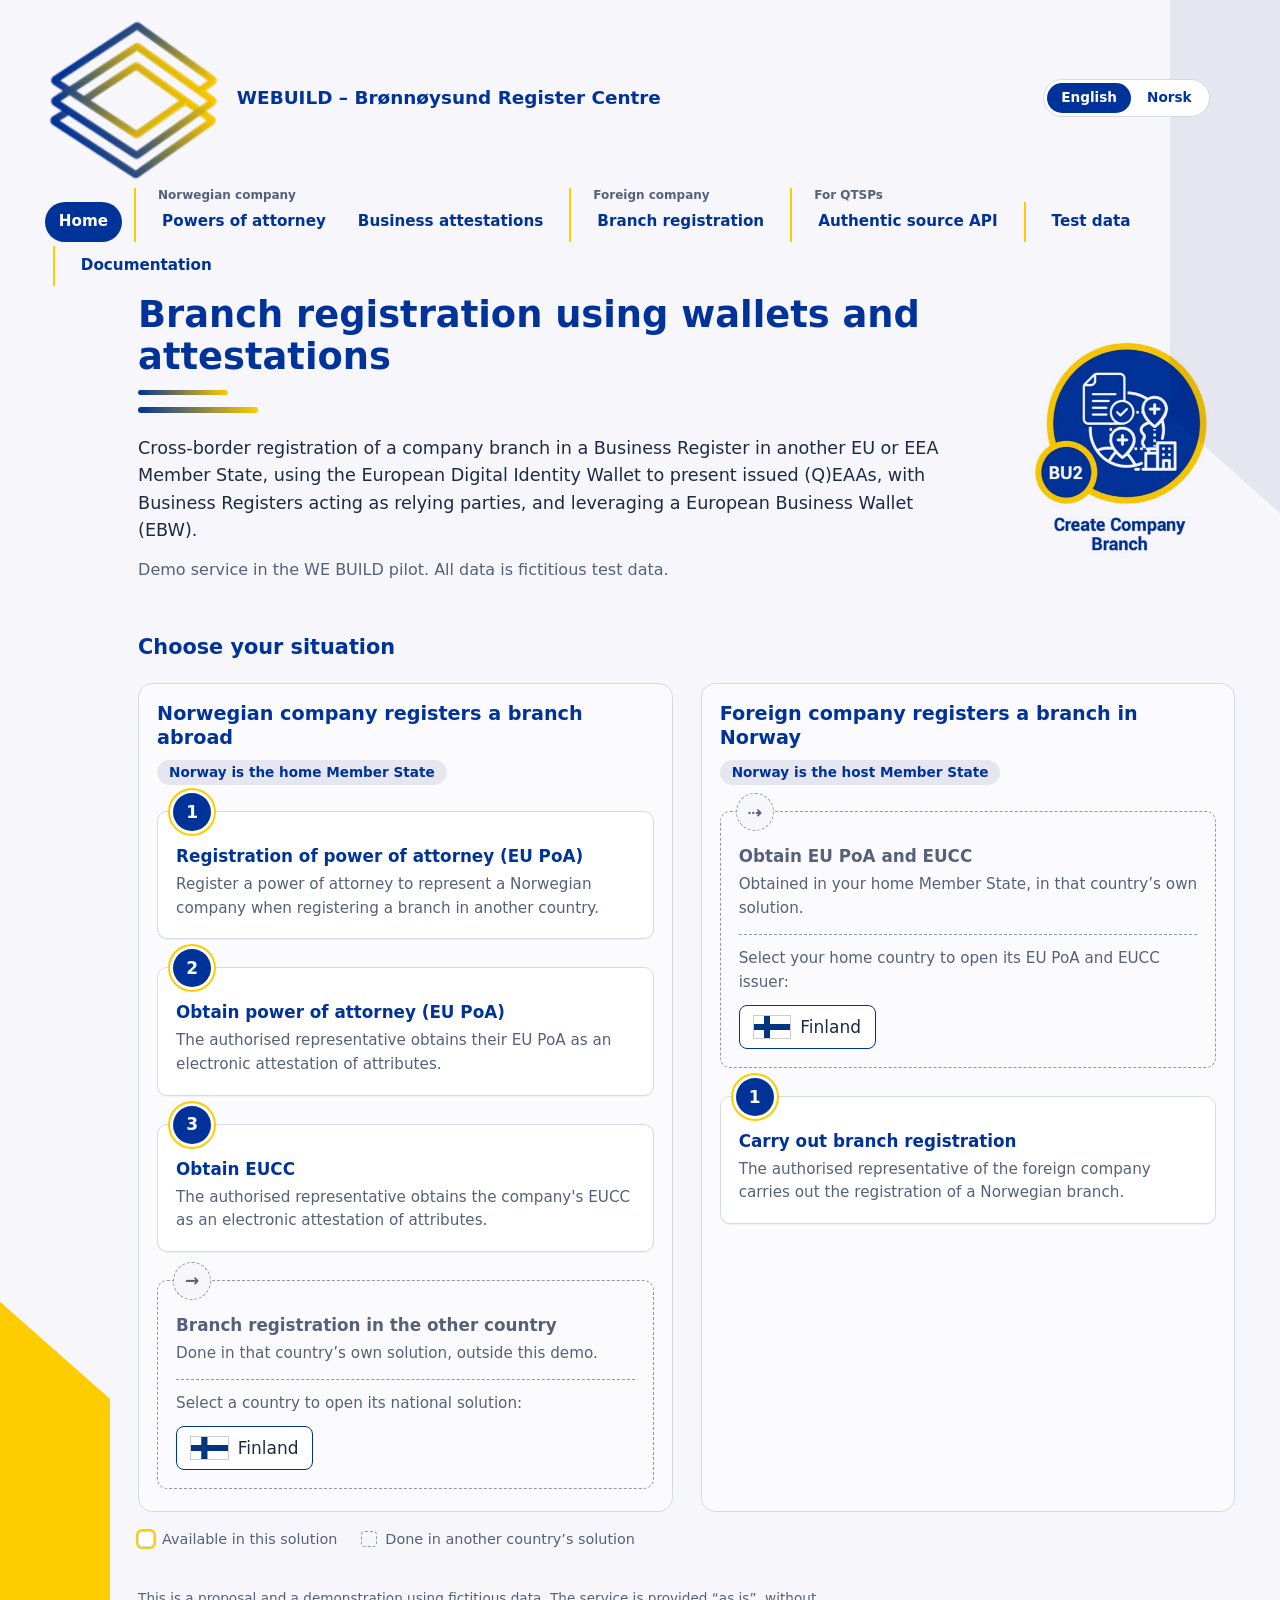
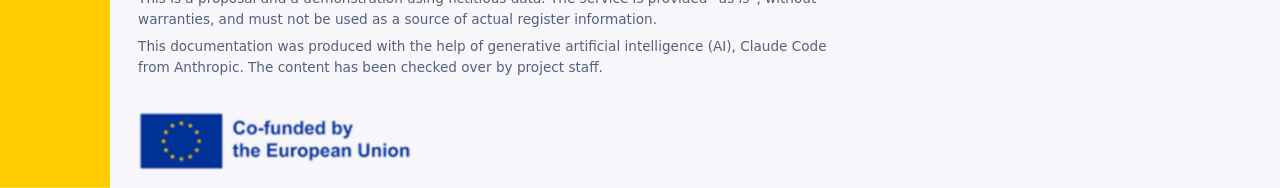
<file: index.html>
<!doctype html>
<html lang="en">
<head>
  <meta charset="utf-8">
  <meta name="viewport" content="width=device-width, initial-scale=1">
  <meta http-equiv="refresh" content="0; url=forslag/index.html">
  <title>Brønnøysund Register Centre | Branch registration</title>
  <link rel="icon" href="assets/favicon.png" type="image/png">
  <link rel="apple-touch-icon" href="assets/apple-touch-icon.png">
</head>
<body>
  <p><a href="forslag/index.html">Continue to the demo</a></p>
</body>
</html>
</file>
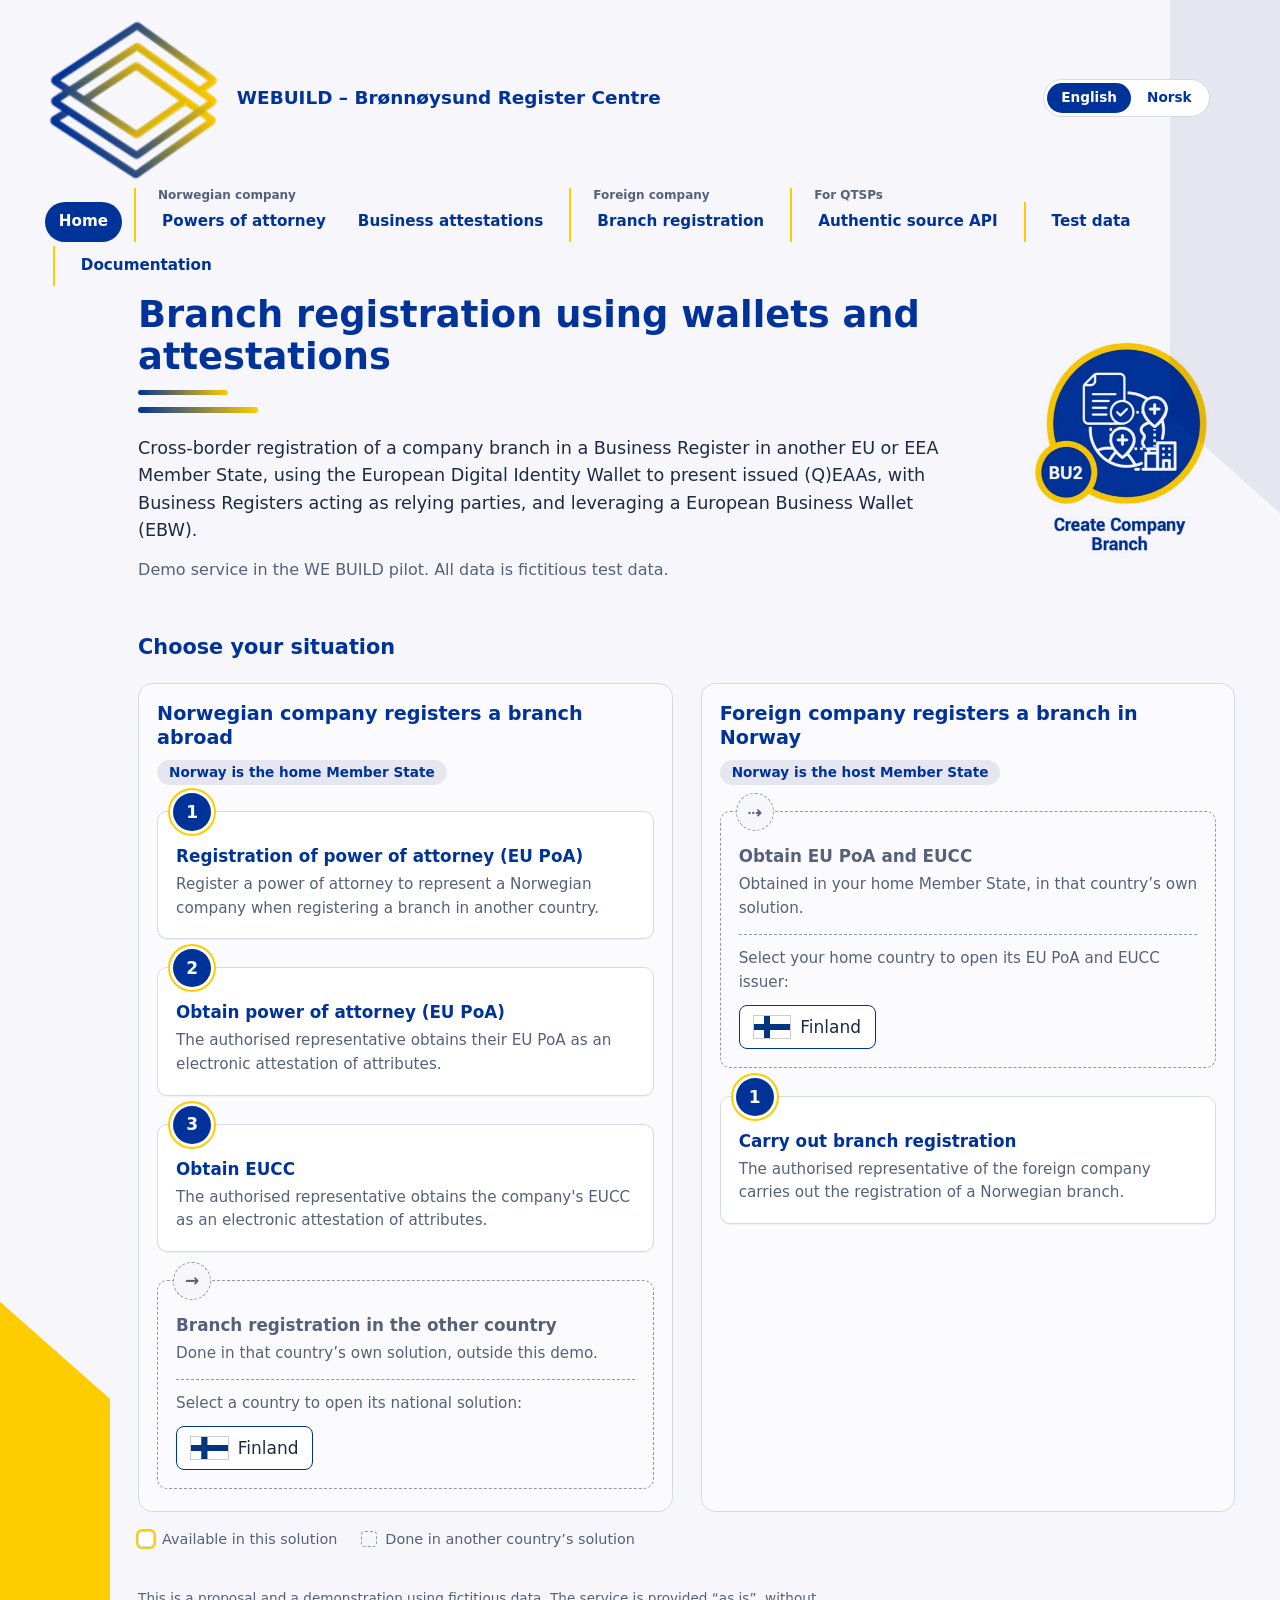
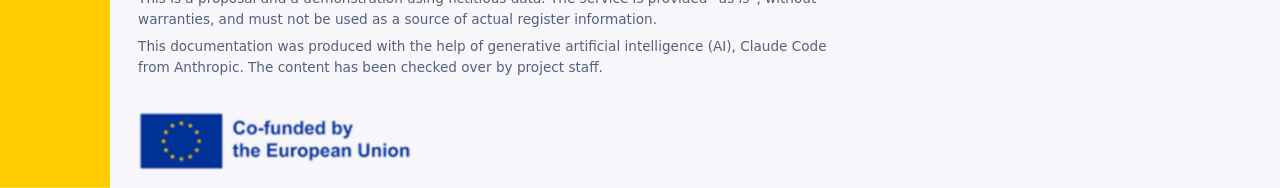
<file: forslag/index.html>
<!doctype html>
<html lang="en">
<head>
  <meta charset="utf-8">
  <meta name="viewport" content="width=device-width, initial-scale=1">
  <title data-i18n="title.home">Home | Brønnøysund Register Centre</title>
  <link rel="stylesheet" href="styles.css">
  <link rel="icon" href="../assets/favicon.png" type="image/png">
  <link rel="apple-touch-icon" href="../assets/apple-touch-icon.png">
  <script>try { if (localStorage.getItem("sprak") === "nb") document.documentElement.style.visibility = "hidden"; } catch (e) {}</script>
</head>
<body>
  <a class="skip" href="#innhold" style="position:absolute;left:-999px" data-i18n="skip">Skip to content</a>
  <div class="side">
    <div class="deko venstre" aria-hidden="true"></div>
    <div class="deko hoyre" aria-hidden="true"></div>

    <header class="topp">
      <a class="logo utsnitt" href="index.html" role="img" aria-label="WE BUILD – home" data-i18n-attr="aria-label=logo.label"></a>
      <a class="navn" href="index.html" data-i18n="brand">WEBUILD – Brønnøysund Register Centre</a>
      <nav class="meny" aria-label="Main menu" data-i18n-attr="aria-label=nav.main">
        <ul>
          <li><a href="index.html" aria-current="page" data-i18n="nav.home">Home</a></li>
          <li class="gruppe"><span class="gnavn" data-i18n="nav.g.no">Norwegian company</span>
            <ul>
            <li><a href="tildele-fullmakt.html" data-i18n="nav.poa">Powers of attorney</a></li>
            <li><a href="hente-eucc.html" data-i18n="nav.attest">Business attestations</a></li>
            </ul></li>
          <li class="gruppe"><span class="gnavn" data-i18n="nav.g.fo">Foreign company</span>
            <ul>
            <li><a href="filialregistrering.html" data-i18n="nav.branch">Branch registration</a></li>
            </ul></li>
          <li class="gruppe"><span class="gnavn" data-i18n="nav.g.qtsp">For QTSPs</span>
            <ul>
            <li><a href="autentisk-kilde.html" data-i18n="nav.api">Authentic source API</a></li>
            </ul></li>
          <li class="skille"><a href="oppslag-testvirksomhet.html" data-i18n="nav.testdata">Test data</a></li>
          <li class="skille"><a href="dokumentasjon.html" data-i18n="nav.doc">Documentation</a></li>
        </ul>
      </nav>
      <div class="sprak" role="group" aria-label="Language" data-i18n-attr="aria-label=lang.label">
        <button type="button" lang="en" data-lang="en" aria-pressed="true">English</button>
        <button type="button" lang="nb" data-lang="nb" aria-pressed="false">Norsk</button>
      </div>
    </header>

<main class="innhold forside" id="innhold">
      <div class="intro">
        <div>
          <h1 data-i18n="home.h1">Branch registration using wallets and attestations</h1>
          <div class="strek" aria-hidden="true"></div>
          <p class="ingress" data-i18n="home.lead">Cross-border registration of a company branch in a Business Register in another EU or EEA Member State, using the European Digital Identity Wallet to present issued (Q)EAAs, with Business Registers acting as relying parties, and leveraging a European Business Wallet (EBW).</p>
          <p class="ingress dempet" data-i18n="home.demo">Demo service in the WE BUILD pilot. All data is fictitious test data.</p>
        </div>
        <img class="bu2" src="../assets/bu2.png" width="371" height="407" alt="BU2 – Create Company Branch">
      </div>

      <h2 data-i18n="home.steps">Choose your situation</h2>
      <div class="loesninger">
        <section class="sti" aria-labelledby="sti-no">
          <h3 id="sti-no" data-i18n="path.no.h">Norwegian company registers a branch abroad</h3>
          <p class="chip" data-i18n="path.no.chip">Norway is the home Member State</p>
          <ol class="steg">
            <li><a href="tildele-fullmakt.html"><span class="nr" aria-hidden="true">1</span><h4 data-i18n="c1.h">Registration of power of attorney (EU PoA)</h4><p data-i18n="c1.p">Register a power of attorney to represent a Norwegian company when registering a branch in another country.</p></a></li>
            <li><a href="hente-fullmakt.html"><span class="nr" aria-hidden="true">2</span><h4 data-i18n="c2.h">Obtain power of attorney (EU PoA)</h4><p data-i18n="c2.p">The authorised representative obtains their EU PoA as an electronic attestation of attributes.</p></a></li>
            <li><a href="hente-eucc.html"><span class="nr" aria-hidden="true">3</span><h4 data-i18n="c3.h">Obtain EUCC</h4><p data-i18n="c3.p">The authorised representative obtains the company's EUCC as an electronic attestation of attributes.</p></a></li>
            <li>
              <div class="kort ute">
                <span class="nr" aria-hidden="true">→</span><h4 data-i18n="out.no.h">Branch registration in the other country</h4><p data-i18n="out.no.p">Done in that country’s own solution, outside this demo.</p>
                <!-- Landene og lenkene holdes i synk med «National solutions for branch registration» i dokumentasjon.html -->
                <div class="land">
                  <p data-i18n="land.velg">Select a country to open its national solution:</p>
                  <ul>
                    <li><button type="button" class="land-valg" data-sporsmal="land.sporsmal" data-url="https://vero-wb-prh-web.minisuomi.net/"><img class="flagg" src="../assets/flagg/fi.svg" alt=""><span data-i18n="land.fi">Finland</span></button></li>
                  </ul>
                </div>
              </div>
            </li>
          </ol>
        </section>
        <section class="sti" aria-labelledby="sti-fo">
          <h3 id="sti-fo" data-i18n="path.fo.h">Foreign company registers a branch in Norway</h3>
          <p class="chip" data-i18n="path.fo.chip">Norway is the host Member State</p>
          <ol class="steg">
            <li>
              <div class="kort ute">
                <span class="nr" aria-hidden="true">⇢</span><h4 data-i18n="out.fo.h">Obtain EU PoA and EUCC</h4><p data-i18n="out.fo.p">Obtained in your home Member State, in that country’s own solution.</p>
                <!-- Landene og lenkene holdes i synk med «EU PoA and EUCC issuers» i dokumentasjon.html -->
                <div class="land">
                  <p data-i18n="land.velg.eucc">Select your home country to open its EU PoA and EUCC issuer:</p>
                  <ul>
                    <li><button type="button" class="land-valg" data-sporsmal="land.sporsmal.eucc" data-url="https://vero-wb-prh-web.minisuomi.net/"><img class="flagg" src="../assets/flagg/fi.svg" alt=""><span data-i18n="land.fi">Finland</span></button></li>
                  </ul>
                </div>
              </div>
            </li>
            <li><a href="filialregistrering.html"><span class="nr" aria-hidden="true">1</span><h4 data-i18n="c4.h">Carry out branch registration</h4><p data-i18n="c4.p">The authorised representative of the foreign company carries out the registration of a Norwegian branch.</p></a></li>
          </ol>
        </section>
      </div>
      <p class="nokkel"><span class="nk"><span class="sw inne" aria-hidden="true"></span><span data-i18n="key.in">Available in this solution</span></span> <span class="nk"><span class="sw ute" aria-hidden="true"></span><span data-i18n="key.out">Done in another country’s solution</span></span></p>
    </main>
    <p class="ansvar"><span data-i18n="ansvar">This is a proposal and a demonstration using fictitious data. The service is provided “as is”, without warranties, and must not be used as a source of actual register information.</span> <span class="ki" data-i18n="ki">This documentation was produced with the help of generative artificial intelligence (AI), Claude Code from Anthropic. The content has been checked over by project staff.</span></p>
    <footer class="bunn">
      <div class="eu utsnitt" role="img" aria-label="Co-funded by the European Union"></div>
    </footer>
  </div>
  <script src="../i18n.js"></script>
  <script src="../land.js"></script>
</body>
</html>
</file>
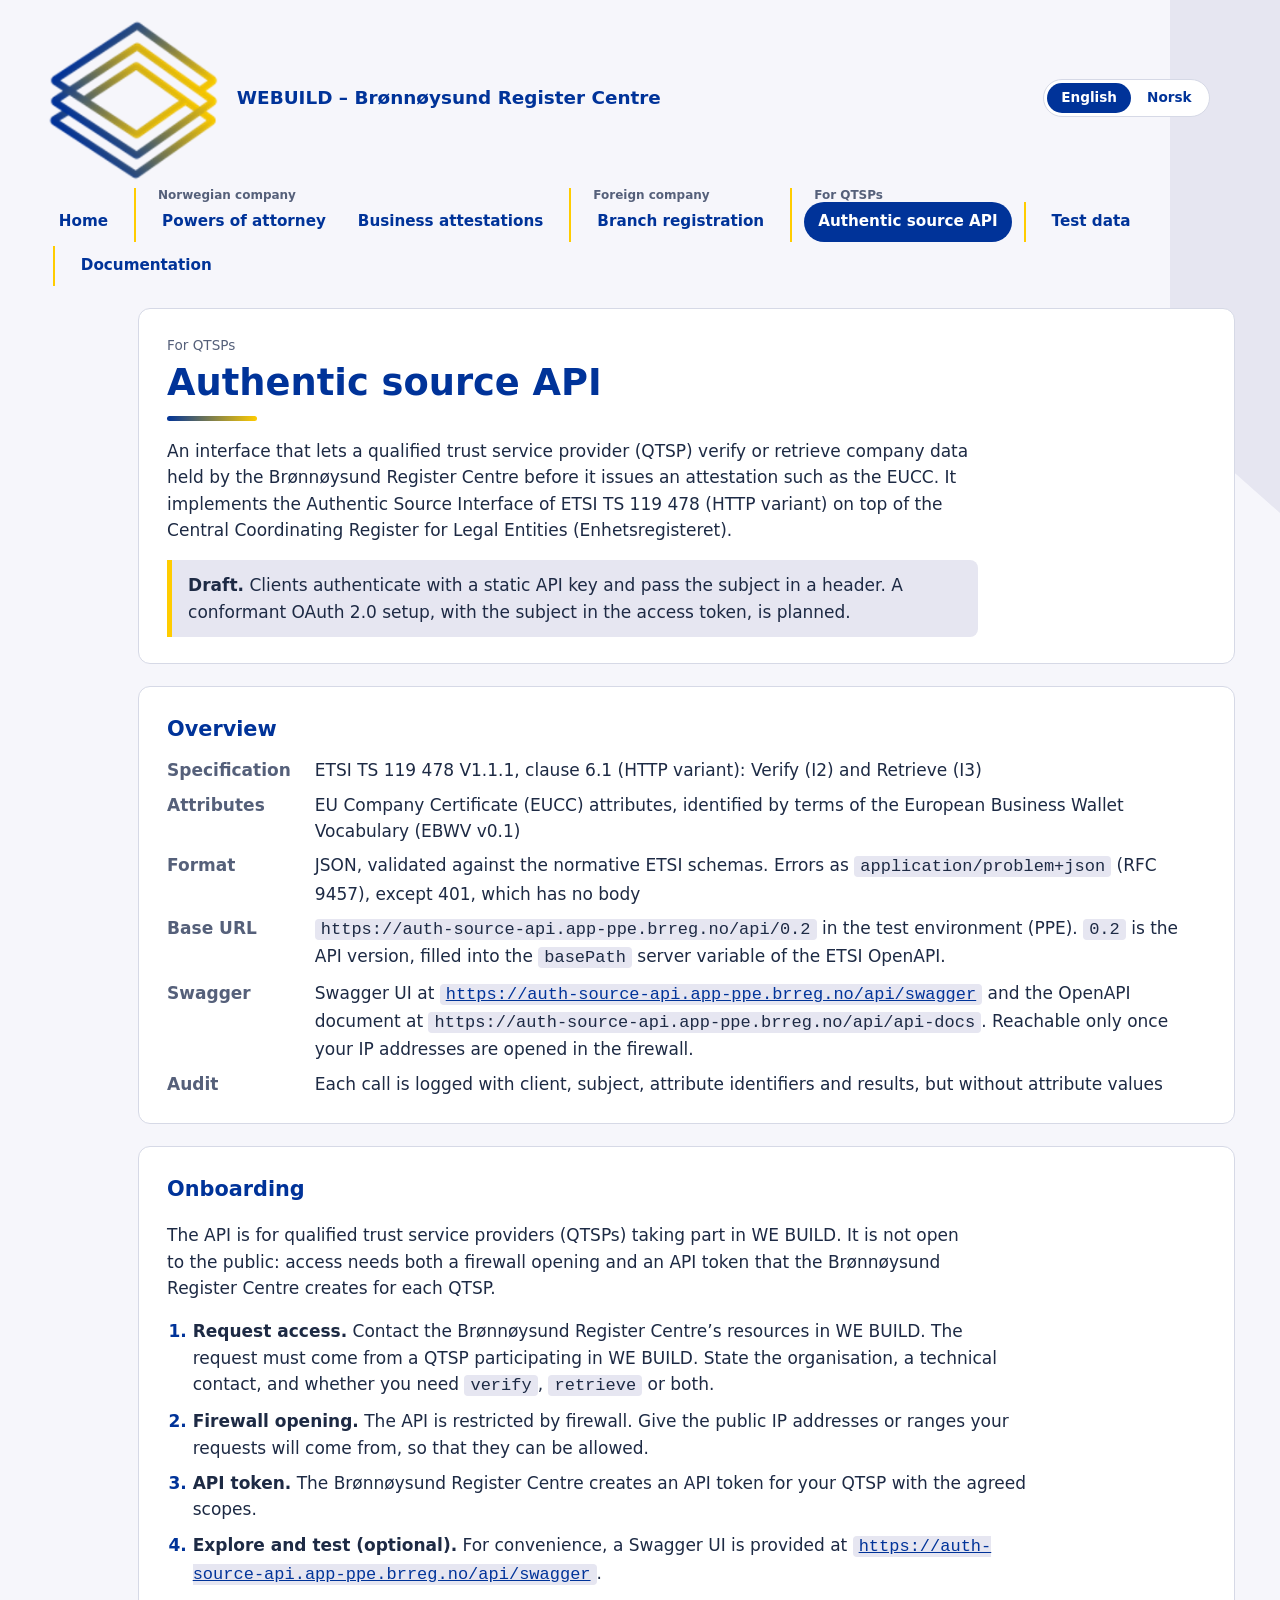
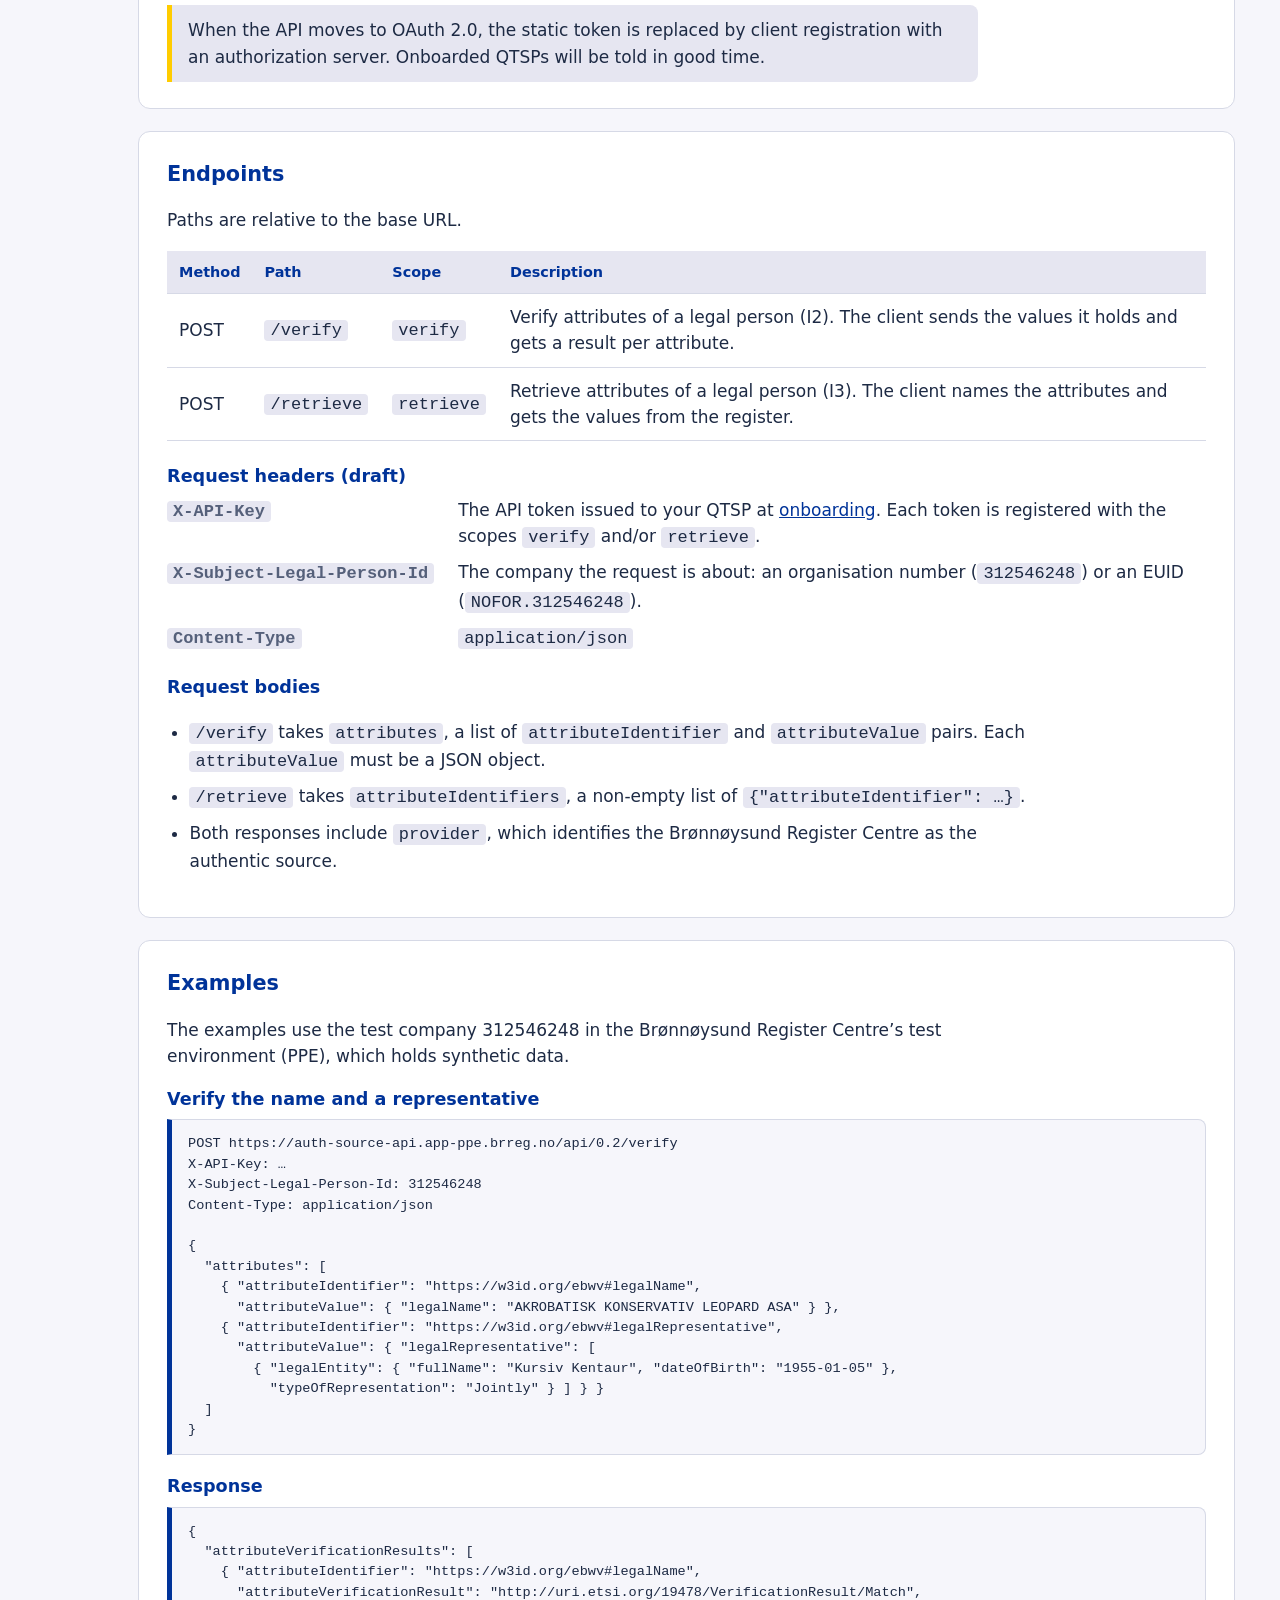
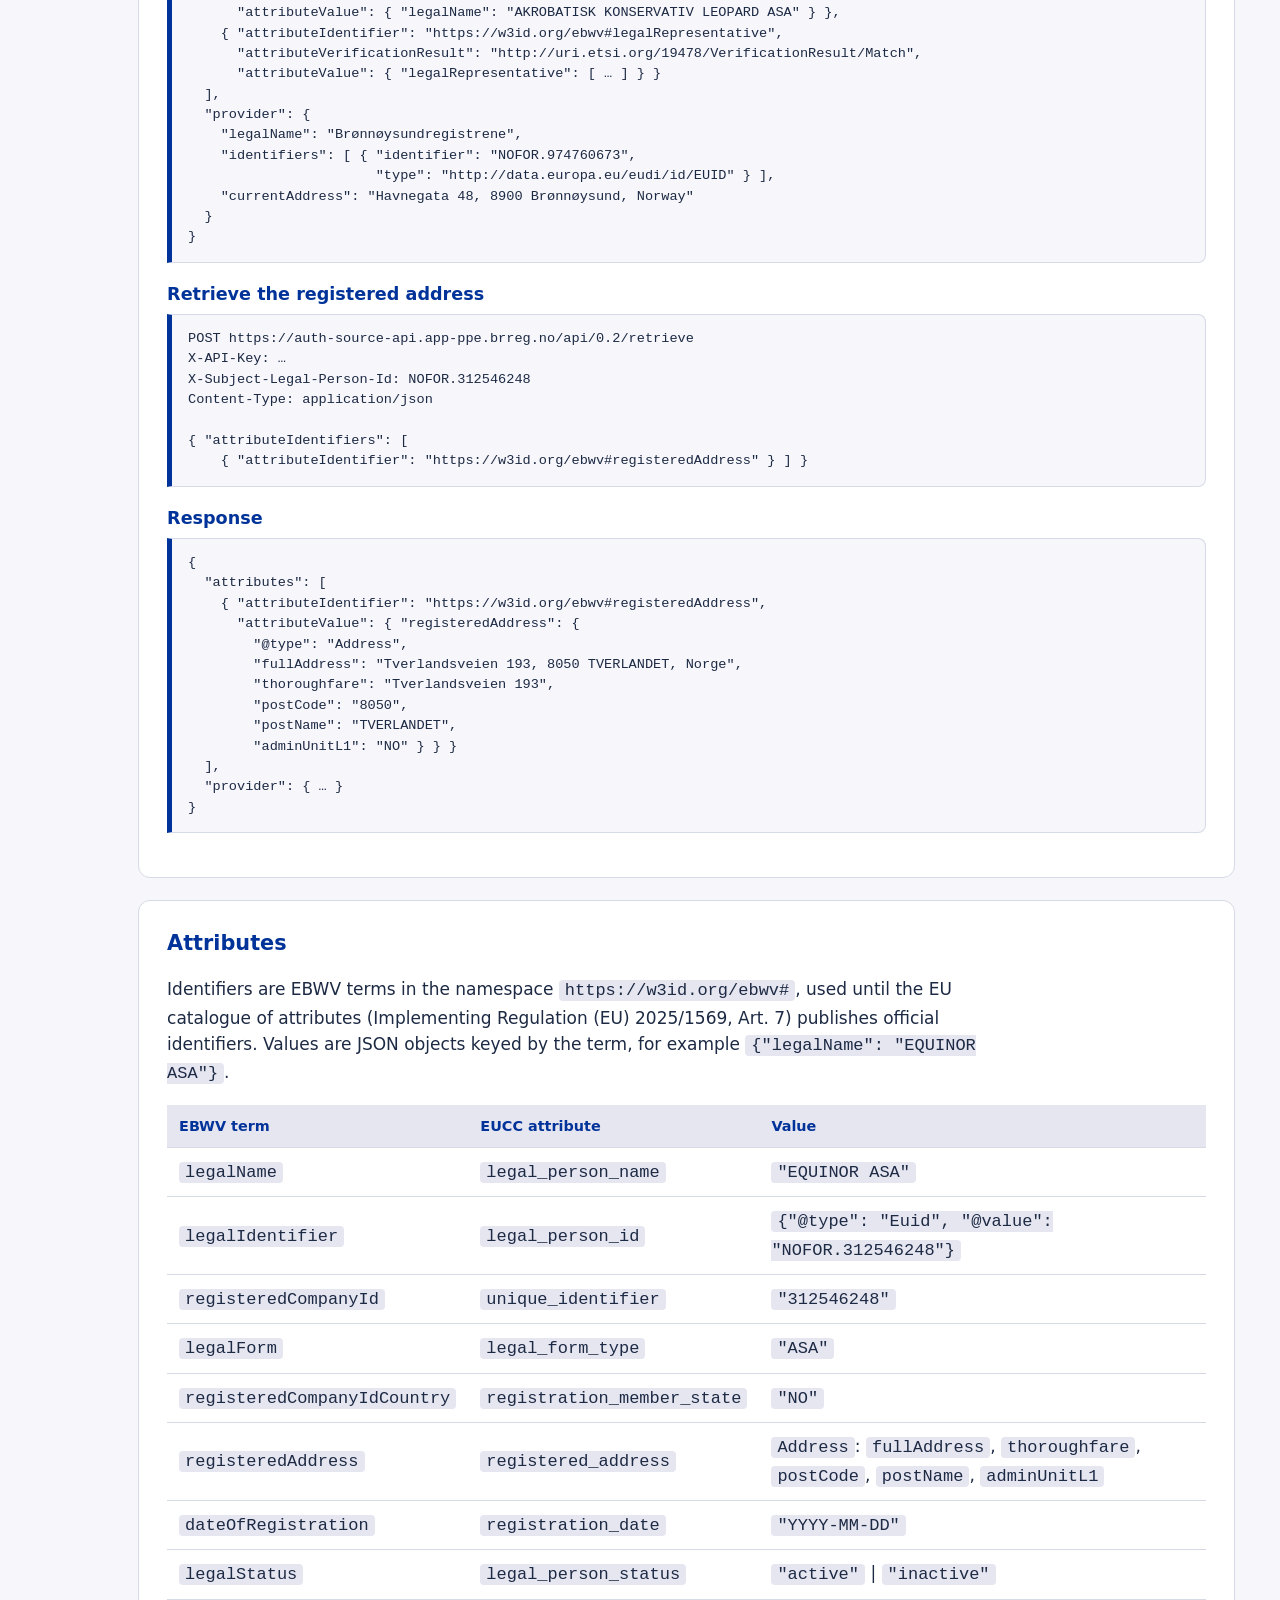
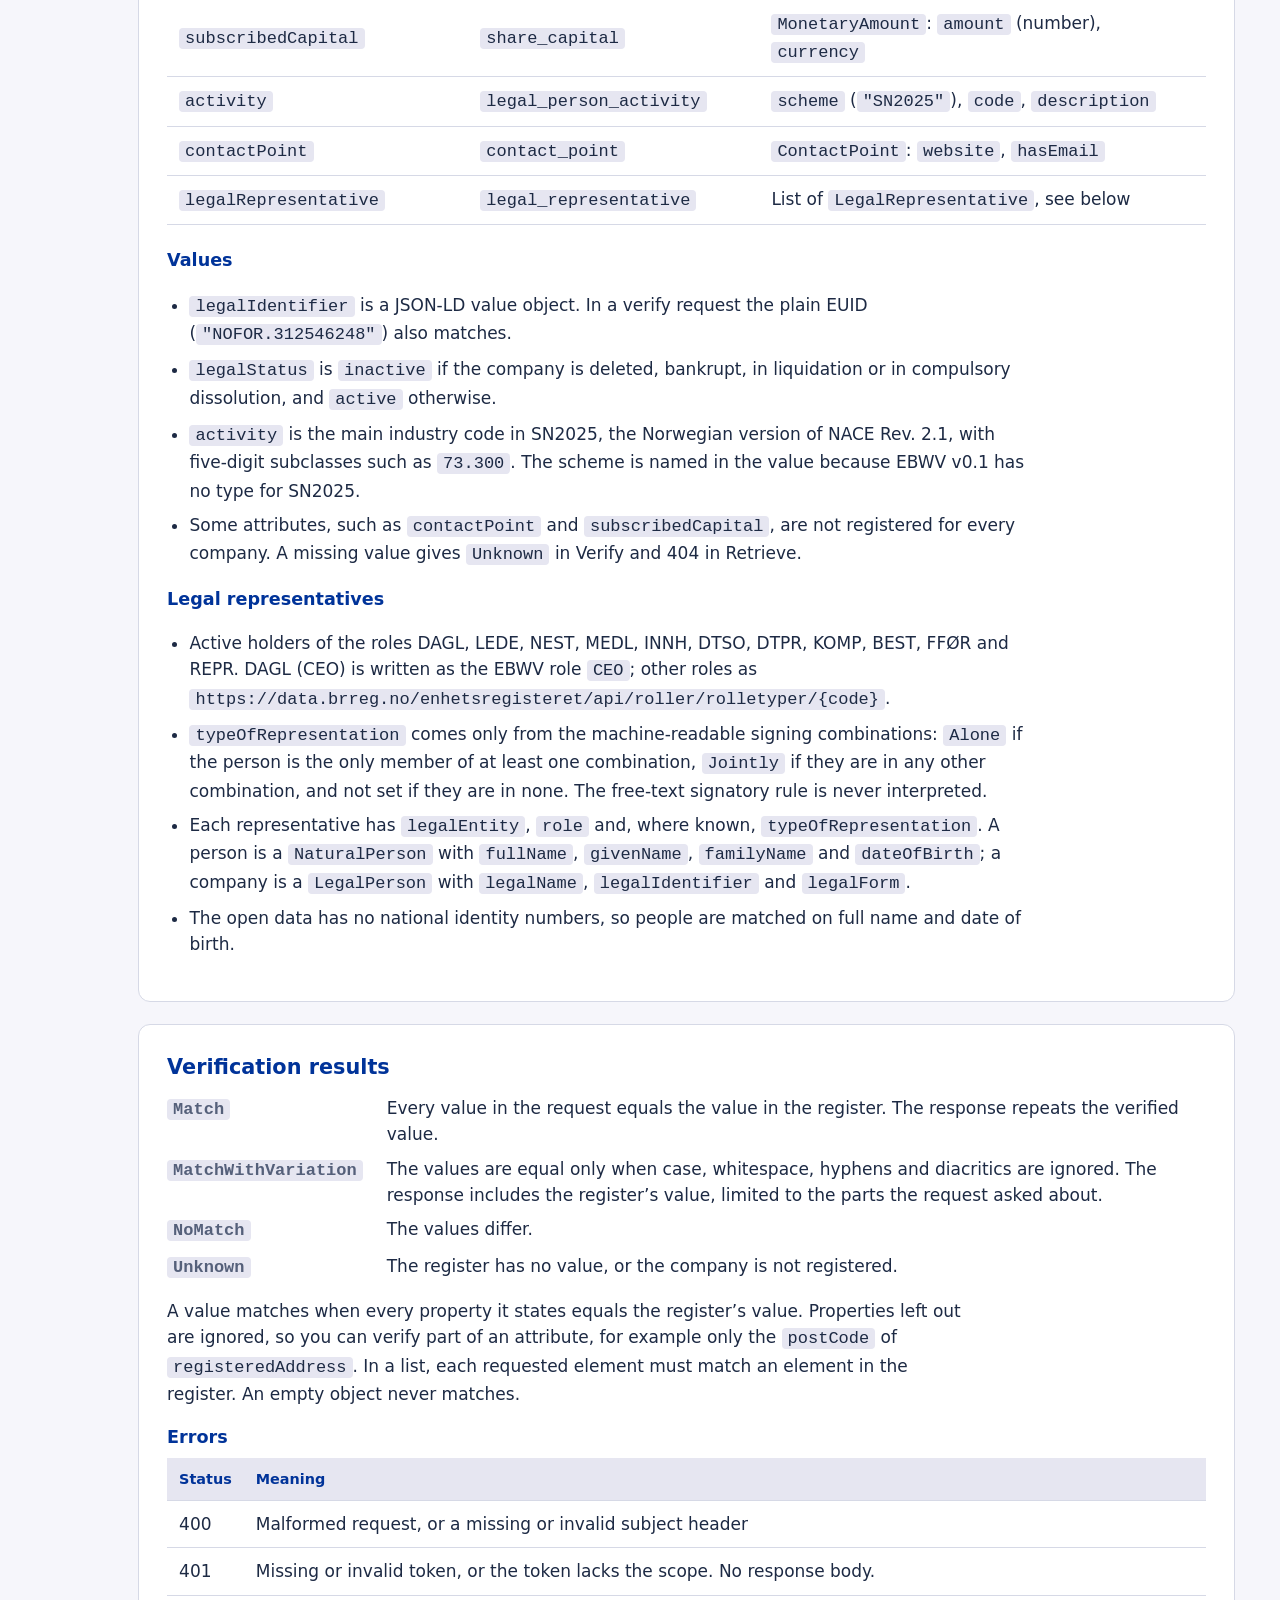
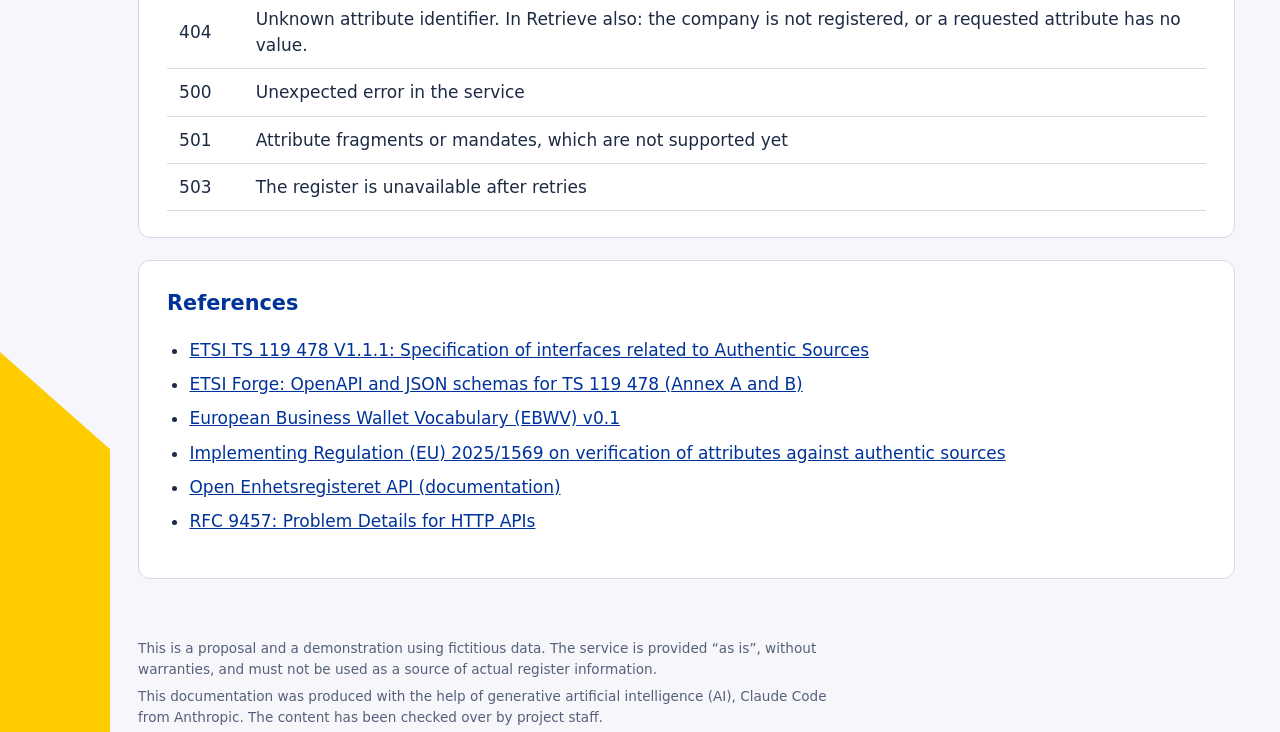
<file: forslag/autentisk-kilde.html>
<!doctype html>
<html lang="en">
<head>
  <meta charset="utf-8">
  <meta name="viewport" content="width=device-width, initial-scale=1">
  <title data-i18n="title.api">Authentic source API | Brønnøysund Register Centre</title>
  <link rel="stylesheet" href="styles.css">
  <link rel="icon" href="../assets/favicon.png" type="image/png">
  <link rel="apple-touch-icon" href="../assets/apple-touch-icon.png">
  <script>try { if (localStorage.getItem("sprak") === "nb") document.documentElement.style.visibility = "hidden"; } catch (e) {}</script>
</head>
<body>
  <a class="skip" href="#innhold" style="position:absolute;left:-999px" data-i18n="skip">Skip to content</a>
  <div class="side">
    <div class="deko venstre" aria-hidden="true"></div>
    <div class="deko hoyre" aria-hidden="true"></div>

    <header class="topp">
      <a class="logo utsnitt" href="index.html" role="img" aria-label="WE BUILD – home" data-i18n-attr="aria-label=logo.label"></a>
      <a class="navn" href="index.html" data-i18n="brand">WEBUILD – Brønnøysund Register Centre</a>
      <nav class="meny" aria-label="Main menu" data-i18n-attr="aria-label=nav.main">
        <ul>
          <li><a href="index.html" data-i18n="nav.home">Home</a></li>
          <li class="gruppe"><span class="gnavn" data-i18n="nav.g.no">Norwegian company</span>
            <ul>
            <li><a href="tildele-fullmakt.html" data-i18n="nav.poa">Powers of attorney</a></li>
            <li><a href="hente-eucc.html" data-i18n="nav.attest">Business attestations</a></li>
            </ul></li>
          <li class="gruppe"><span class="gnavn" data-i18n="nav.g.fo">Foreign company</span>
            <ul>
            <li><a href="filialregistrering.html" data-i18n="nav.branch">Branch registration</a></li>
            </ul></li>
          <li class="gruppe"><span class="gnavn" data-i18n="nav.g.qtsp">For QTSPs</span>
            <ul>
            <li><a href="autentisk-kilde.html" aria-current="page" data-i18n="nav.api">Authentic source API</a></li>
            </ul></li>
          <li class="skille"><a href="oppslag-testvirksomhet.html" data-i18n="nav.testdata">Test data</a></li>
          <li class="skille"><a href="dokumentasjon.html" data-i18n="nav.doc">Documentation</a></li>
        </ul>
      </nav>
      <div class="sprak" role="group" aria-label="Language" data-i18n-attr="aria-label=lang.label">
        <button type="button" lang="en" data-lang="en" aria-pressed="true">English</button>
        <button type="button" lang="nb" data-lang="nb" aria-pressed="false">Norsk</button>
      </div>
    </header>

<main class="innhold" id="innhold">
    <section class="panel">
      <p class="eyebrow" data-i18n="nav.g.qtsp">For QTSPs</p>
      <h1 data-i18n="api.h1">Authentic source API</h1>
      <p data-i18n="api.lead">An interface that lets a qualified trust service provider (QTSP) verify or retrieve company data held by the Brønnøysund Register Centre before it issues an attestation such as the EUCC. It implements the Authentic Source Interface of ETSI TS 119 478 (HTTP variant) on top of the Central Coordinating Register for Legal Entities (Enhetsregisteret).</p>
      <p class="notice" data-i18n="api.draft"><strong>Draft.</strong> Clients authenticate with a static API key and pass the subject in a header. A conformant OAuth 2.0 setup, with the subject in the access token, is planned.</p>
    </section>

    <section class="panel">
      <h2 data-i18n="api.over">Overview</h2>
      <dl class="facts">
        <dt data-i18n="api.o.spec.dt">Specification</dt>
        <dd data-i18n="api.o.spec.dd">ETSI TS 119 478 V1.1.1, clause 6.1 (HTTP variant): Verify (I2) and Retrieve (I3)</dd>
        <dt data-i18n="api.o.attr.dt">Attributes</dt>
        <dd data-i18n="api.o.attr.dd">EU Company Certificate (EUCC) attributes, identified by terms of the European Business Wallet Vocabulary (EBWV v0.1)</dd>
        <dt data-i18n="api.o.fmt.dt">Format</dt>
        <dd data-i18n="api.o.fmt.dd">JSON, validated against the normative ETSI schemas. Errors as <code>application/problem+json</code> (RFC 9457), except 401, which has no body</dd>
        <dt data-i18n="api.o.base.dt">Base URL</dt>
        <dd data-i18n="api.o.base.dd"><code>https://auth-source-api.app-ppe.brreg.no/api/0.2</code> in the test environment (PPE). <code>0.2</code> is the API version, filled into the <code>basePath</code> server variable of the ETSI OpenAPI.</dd>
        <dt data-i18n="api.o.swagger.dt">Swagger</dt>
        <dd data-i18n="api.o.swagger.dd">Swagger UI at <a href="https://auth-source-api.app-ppe.brreg.no/api/swagger" target="_blank" rel="noopener"><code>https://auth-source-api.app-ppe.brreg.no/api/swagger</code></a> and the OpenAPI document at <code>https://auth-source-api.app-ppe.brreg.no/api/api-docs</code>. Reachable only once your IP addresses are opened in the firewall.</dd>
        <dt data-i18n="api.o.audit.dt">Audit</dt>
        <dd data-i18n="api.o.audit.dd">Each call is logged with client, subject, attribute identifiers and results, but without attribute values</dd>
      </dl>
    </section>

    <section class="panel" id="onboarding">
      <h2 data-i18n="api.on">Onboarding</h2>
      <p data-i18n="api.on.p">The API is for qualified trust service providers (QTSPs) taking part in WE BUILD. It is not open to the public: access needs both a firewall opening and an API token that the Brønnøysund Register Centre creates for each QTSP.</p>
      <ol class="steps">
        <li data-i18n="api.on.s1"><strong>Request access.</strong> Contact the Brønnøysund Register Centre’s resources in WE BUILD. The request must come from a QTSP participating in WE BUILD. State the organisation, a technical contact, and whether you need <code>verify</code>, <code>retrieve</code> or both.</li>
        <li data-i18n="api.on.s2"><strong>Firewall opening.</strong> The API is restricted by firewall. Give the public IP addresses or ranges your requests will come from, so that they can be allowed.</li>
        <li data-i18n="api.on.s3"><strong>API token.</strong> The Brønnøysund Register Centre creates an API token for your QTSP with the agreed scopes.</li>
        <li data-i18n="api.on.s4"><strong>Explore and test (optional).</strong> For convenience, a Swagger UI is provided at <a href="https://auth-source-api.app-ppe.brreg.no/api/swagger" target="_blank" rel="noopener"><code>https://auth-source-api.app-ppe.brreg.no/api/swagger</code></a>.</li>
      </ol>
      <p class="notice" data-i18n="api.on.oauth">When the API moves to OAuth 2.0, the static token is replaced by client registration with an authorization server. Onboarded QTSPs will be told in good time.</p>
    </section>

    <section class="panel">
      <h2 data-i18n="api.ep">Endpoints</h2>
      <p data-i18n="api.ep.p">Paths are relative to the base URL.</p>
      <div class="table-wrap">
        <table>
          <thead>
            <tr><th data-i18n="api.ep.method">Method</th><th data-i18n="api.ep.path">Path</th><th data-i18n="api.ep.scope">Scope</th><th data-i18n="api.ep.desc">Description</th></tr>
          </thead>
          <tbody>
            <tr><td>POST</td><td><code>/verify</code></td><td><code>verify</code></td><td data-i18n="api.ep.verify">Verify attributes of a legal person (I2). The client sends the values it holds and gets a result per attribute.</td></tr>
            <tr><td>POST</td><td><code>/retrieve</code></td><td><code>retrieve</code></td><td data-i18n="api.ep.retrieve">Retrieve attributes of a legal person (I3). The client names the attributes and gets the values from the register.</td></tr>
          </tbody>
        </table>
      </div>

      <h3 data-i18n="api.hdr">Request headers (draft)</h3>
      <dl class="facts">
        <dt><code>X-API-Key</code></dt>
        <dd data-i18n="api.hdr.key">The API token issued to your QTSP at <a href="#onboarding">onboarding</a>. Each token is registered with the scopes <code>verify</code> and/or <code>retrieve</code>.</dd>
        <dt><code>X-Subject-Legal-Person-Id</code></dt>
        <dd data-i18n="api.hdr.subj">The company the request is about: an organisation number (<code>312546248</code>) or an EUID (<code>NOFOR.312546248</code>).</dd>
        <dt><code>Content-Type</code></dt>
        <dd><code>application/json</code></dd>
      </dl>

      <h3 data-i18n="api.body">Request bodies</h3>
      <ul class="lenker">
        <li data-i18n="api.body.verify"><code>/verify</code> takes <code>attributes</code>, a list of <code>attributeIdentifier</code> and <code>attributeValue</code> pairs. Each <code>attributeValue</code> must be a JSON object.</li>
        <li data-i18n="api.body.retrieve"><code>/retrieve</code> takes <code>attributeIdentifiers</code>, a non-empty list of <code>{"attributeIdentifier": …}</code>.</li>
        <li data-i18n="api.body.prov">Both responses include <code>provider</code>, which identifies the Brønnøysund Register Centre as the authentic source.</li>
      </ul>
    </section>

    <section class="panel">
      <h2 data-i18n="api.ex">Examples</h2>
      <p data-i18n="api.ex.p">The examples use the test company 312546248 in the Brønnøysund Register Centre’s test environment (PPE), which holds synthetic data.</p>

      <h3 data-i18n="api.ex.verify">Verify the name and a representative</h3>
      <pre><code>POST https://auth-source-api.app-ppe.brreg.no/api/0.2/verify
X-API-Key: …
X-Subject-Legal-Person-Id: 312546248
Content-Type: application/json

{
  "attributes": [
    { "attributeIdentifier": "https://w3id.org/ebwv#legalName",
      "attributeValue": { "legalName": "AKROBATISK KONSERVATIV LEOPARD ASA" } },
    { "attributeIdentifier": "https://w3id.org/ebwv#legalRepresentative",
      "attributeValue": { "legalRepresentative": [
        { "legalEntity": { "fullName": "Kursiv Kentaur", "dateOfBirth": "1955-01-05" },
          "typeOfRepresentation": "Jointly" } ] } }
  ]
}</code></pre>

      <h3 data-i18n="api.ex.vresp">Response</h3>
      <pre><code>{
  "attributeVerificationResults": [
    { "attributeIdentifier": "https://w3id.org/ebwv#legalName",
      "attributeVerificationResult": "http://uri.etsi.org/19478/VerificationResult/Match",
      "attributeValue": { "legalName": "AKROBATISK KONSERVATIV LEOPARD ASA" } },
    { "attributeIdentifier": "https://w3id.org/ebwv#legalRepresentative",
      "attributeVerificationResult": "http://uri.etsi.org/19478/VerificationResult/Match",
      "attributeValue": { "legalRepresentative": [ … ] } }
  ],
  "provider": {
    "legalName": "Brønnøysundregistrene",
    "identifiers": [ { "identifier": "NOFOR.974760673",
                       "type": "http://data.europa.eu/eudi/id/EUID" } ],
    "currentAddress": "Havnegata 48, 8900 Brønnøysund, Norway"
  }
}</code></pre>

      <h3 data-i18n="api.ex.retrieve">Retrieve the registered address</h3>
      <pre><code>POST https://auth-source-api.app-ppe.brreg.no/api/0.2/retrieve
X-API-Key: …
X-Subject-Legal-Person-Id: NOFOR.312546248
Content-Type: application/json

{ "attributeIdentifiers": [
    { "attributeIdentifier": "https://w3id.org/ebwv#registeredAddress" } ] }</code></pre>

      <h3 data-i18n="api.ex.vresp">Response</h3>
      <pre><code>{
  "attributes": [
    { "attributeIdentifier": "https://w3id.org/ebwv#registeredAddress",
      "attributeValue": { "registeredAddress": {
        "@type": "Address",
        "fullAddress": "Tverlandsveien 193, 8050 TVERLANDET, Norge",
        "thoroughfare": "Tverlandsveien 193",
        "postCode": "8050",
        "postName": "TVERLANDET",
        "adminUnitL1": "NO" } } }
  ],
  "provider": { … }
}</code></pre>
    </section>

    <section class="panel">
      <h2 data-i18n="api.attr">Attributes</h2>
      <p data-i18n="api.attr.p">Identifiers are EBWV terms in the namespace <code>https://w3id.org/ebwv#</code>, used until the EU catalogue of attributes (Implementing Regulation (EU) 2025/1569, Art. 7) publishes official identifiers. Values are JSON objects keyed by the term, for example <code>{"legalName": "EQUINOR ASA"}</code>.</p>
      <div class="table-wrap">
        <table>
          <thead>
            <tr><th data-i18n="api.attr.ebwv">EBWV term</th><th data-i18n="api.attr.eucc">EUCC attribute</th><th data-i18n="api.attr.val">Value</th></tr>
          </thead>
          <tbody>
            <tr><td><code>legalName</code></td><td><code>legal_person_name</code></td><td><code>"EQUINOR ASA"</code></td></tr>
            <tr><td><code>legalIdentifier</code></td><td><code>legal_person_id</code></td><td><code>{"@type": "Euid", "@value": "NOFOR.312546248"}</code></td></tr>
            <tr><td><code>registeredCompanyId</code></td><td><code>unique_identifier</code></td><td><code>"312546248"</code></td></tr>
            <tr><td><code>legalForm</code></td><td><code>legal_form_type</code></td><td><code>"ASA"</code></td></tr>
            <tr><td><code>registeredCompanyIdCountry</code></td><td><code>registration_member_state</code></td><td><code>"NO"</code></td></tr>
            <tr><td><code>registeredAddress</code></td><td><code>registered_address</code></td><td><code>Address</code>: <code>fullAddress</code>, <code>thoroughfare</code>, <code>postCode</code>, <code>postName</code>, <code>adminUnitL1</code></td></tr>
            <tr><td><code>dateOfRegistration</code></td><td><code>registration_date</code></td><td><code>"YYYY-MM-DD"</code></td></tr>
            <tr><td><code>legalStatus</code></td><td><code>legal_person_status</code></td><td><code>"active"</code> | <code>"inactive"</code></td></tr>
            <tr><td><code>subscribedCapital</code></td><td><code>share_capital</code></td><td><code>MonetaryAmount</code>: <code>amount</code> (number), <code>currency</code></td></tr>
            <tr><td><code>activity</code></td><td><code>legal_person_activity</code></td><td><code>scheme</code> (<code>"SN2025"</code>), <code>code</code>, <code>description</code></td></tr>
            <tr><td><code>contactPoint</code></td><td><code>contact_point</code></td><td><code>ContactPoint</code>: <code>website</code>, <code>hasEmail</code></td></tr>
            <tr><td><code>legalRepresentative</code></td><td><code>legal_representative</code></td><td data-i18n="api.attr.v.rep">List of <code>LegalRepresentative</code>, see below</td></tr>
          </tbody>
        </table>
      </div>

      <h3 data-i18n="api.val">Values</h3>
      <ul class="lenker">
        <li data-i18n="api.val.id"><code>legalIdentifier</code> is a JSON-LD value object. In a verify request the plain EUID (<code>"NOFOR.312546248"</code>) also matches.</li>
        <li data-i18n="api.val.status"><code>legalStatus</code> is <code>inactive</code> if the company is deleted, bankrupt, in liquidation or in compulsory dissolution, and <code>active</code> otherwise.</li>
        <li data-i18n="api.val.act"><code>activity</code> is the main industry code in SN2025, the Norwegian version of NACE Rev. 2.1, with five-digit subclasses such as <code>73.300</code>. The scheme is named in the value because EBWV v0.1 has no type for SN2025.</li>
        <li data-i18n="api.val.missing">Some attributes, such as <code>contactPoint</code> and <code>subscribedCapital</code>, are not registered for every company. A missing value gives <code>Unknown</code> in Verify and 404 in Retrieve.</li>
      </ul>

      <h3 data-i18n="api.rep">Legal representatives</h3>
      <ul class="lenker">
        <li data-i18n="api.rep.roles">Active holders of the roles DAGL, LEDE, NEST, MEDL, INNH, DTSO, DTPR, KOMP, BEST, FFØR and REPR. DAGL (CEO) is written as the EBWV role <code>CEO</code>; other roles as <code>https://data.brreg.no/enhetsregisteret/api/roller/rolletyper/{code}</code>.</li>
        <li data-i18n="api.rep.type"><code>typeOfRepresentation</code> comes only from the machine-readable signing combinations: <code>Alone</code> if the person is the only member of at least one combination, <code>Jointly</code> if they are in any other combination, and not set if they are in none. The free-text signatory rule is never interpreted.</li>
        <li data-i18n="api.rep.shape">Each representative has <code>legalEntity</code>, <code>role</code> and, where known, <code>typeOfRepresentation</code>. A person is a <code>NaturalPerson</code> with <code>fullName</code>, <code>givenName</code>, <code>familyName</code> and <code>dateOfBirth</code>; a company is a <code>LegalPerson</code> with <code>legalName</code>, <code>legalIdentifier</code> and <code>legalForm</code>.</li>
        <li data-i18n="api.rep.match">The open data has no national identity numbers, so people are matched on full name and date of birth.</li>
      </ul>
    </section>

    <section class="panel">
      <h2 data-i18n="api.res">Verification results</h2>
      <dl class="facts">
        <dt><code>Match</code></dt>
        <dd data-i18n="api.res.match">Every value in the request equals the value in the register. The response repeats the verified value.</dd>
        <dt><code>MatchWithVariation</code></dt>
        <dd data-i18n="api.res.var">The values are equal only when case, whitespace, hyphens and diacritics are ignored. The response includes the register’s value, limited to the parts the request asked about.</dd>
        <dt><code>NoMatch</code></dt>
        <dd data-i18n="api.res.no">The values differ.</dd>
        <dt><code>Unknown</code></dt>
        <dd data-i18n="api.res.unk">The register has no value, or the company is not registered.</dd>
      </dl>
      <p data-i18n="api.res.partial">A value matches when every property it states equals the register’s value. Properties left out are ignored, so you can verify part of an attribute, for example only the <code>postCode</code> of <code>registeredAddress</code>. In a list, each requested element must match an element in the register. An empty object never matches.</p>

      <h3 data-i18n="api.err">Errors</h3>
      <div class="table-wrap">
        <table>
          <thead>
            <tr><th data-i18n="api.err.code">Status</th><th data-i18n="api.err.mean">Meaning</th></tr>
          </thead>
          <tbody>
            <tr><td>400</td><td data-i18n="api.err.400">Malformed request, or a missing or invalid subject header</td></tr>
            <tr><td>401</td><td data-i18n="api.err.401">Missing or invalid token, or the token lacks the scope. No response body.</td></tr>
            <tr><td>404</td><td data-i18n="api.err.404">Unknown attribute identifier. In Retrieve also: the company is not registered, or a requested attribute has no value.</td></tr>
            <tr><td>500</td><td data-i18n="api.err.500">Unexpected error in the service</td></tr>
            <tr><td>501</td><td data-i18n="api.err.501">Attribute fragments or mandates, which are not supported yet</td></tr>
            <tr><td>503</td><td data-i18n="api.err.503">The register is unavailable after retries</td></tr>
          </tbody>
        </table>
      </div>
    </section>


    <section class="panel">
      <h2 data-i18n="api.refs">References</h2>
      <ul class="lenker">
        <li><a href="https://www.etsi.org/deliver/etsi_ts/119400_119499/119478/01.01.01_60/ts_119478v010101p.pdf" target="_blank" rel="noopener" data-i18n="api.l.etsi">ETSI TS 119 478 V1.1.1: Specification of interfaces related to Authentic Sources</a></li>
        <li><a href="https://forge.etsi.org/rep/esi/x19_478_authentic_source_interface" target="_blank" rel="noopener" data-i18n="api.l.forge">ETSI Forge: OpenAPI and JSON schemas for TS 119 478 (Annex A and B)</a></li>
        <li><a href="https://webuild-consortium.github.io/wp4-semantics-group/ebwv/vocabulary.html" target="_blank" rel="noopener" data-i18n="api.l.ebwv">European Business Wallet Vocabulary (EBWV) v0.1</a></li>
        <li><a href="https://eur-lex.europa.eu/eli/reg_impl/2025/1569/oj" target="_blank" rel="noopener" data-i18n="api.l.cir">Implementing Regulation (EU) 2025/1569 on verification of attributes against authentic sources</a></li>
        <li><a href="https://data.brreg.no/enhetsregisteret/api/dokumentasjon/en/index.html" target="_blank" rel="noopener" data-i18n="api.l.er">Open Enhetsregisteret API (documentation)</a></li>
        <li><a href="https://www.rfc-editor.org/rfc/rfc9457" target="_blank" rel="noopener" data-i18n="api.l.rfc">RFC 9457: Problem Details for HTTP APIs</a></li>
      </ul>
    </section>
  </main>

    <p class="ansvar"><span data-i18n="ansvar">This is a proposal and a demonstration using fictitious data. The service is provided “as is”, without warranties, and must not be used as a source of actual register information.</span> <span class="ki" data-i18n="ki">This documentation was produced with the help of generative artificial intelligence (AI), Claude Code from Anthropic. The content has been checked over by project staff.</span></p>
    <footer class="bunn">
      <div class="eu utsnitt" role="img" aria-label="Co-funded by the European Union"></div>
    </footer>
  </div>
  <script src="../i18n.js"></script>
  <script src="../bilder.js"></script>
</body>
</html>
</file>
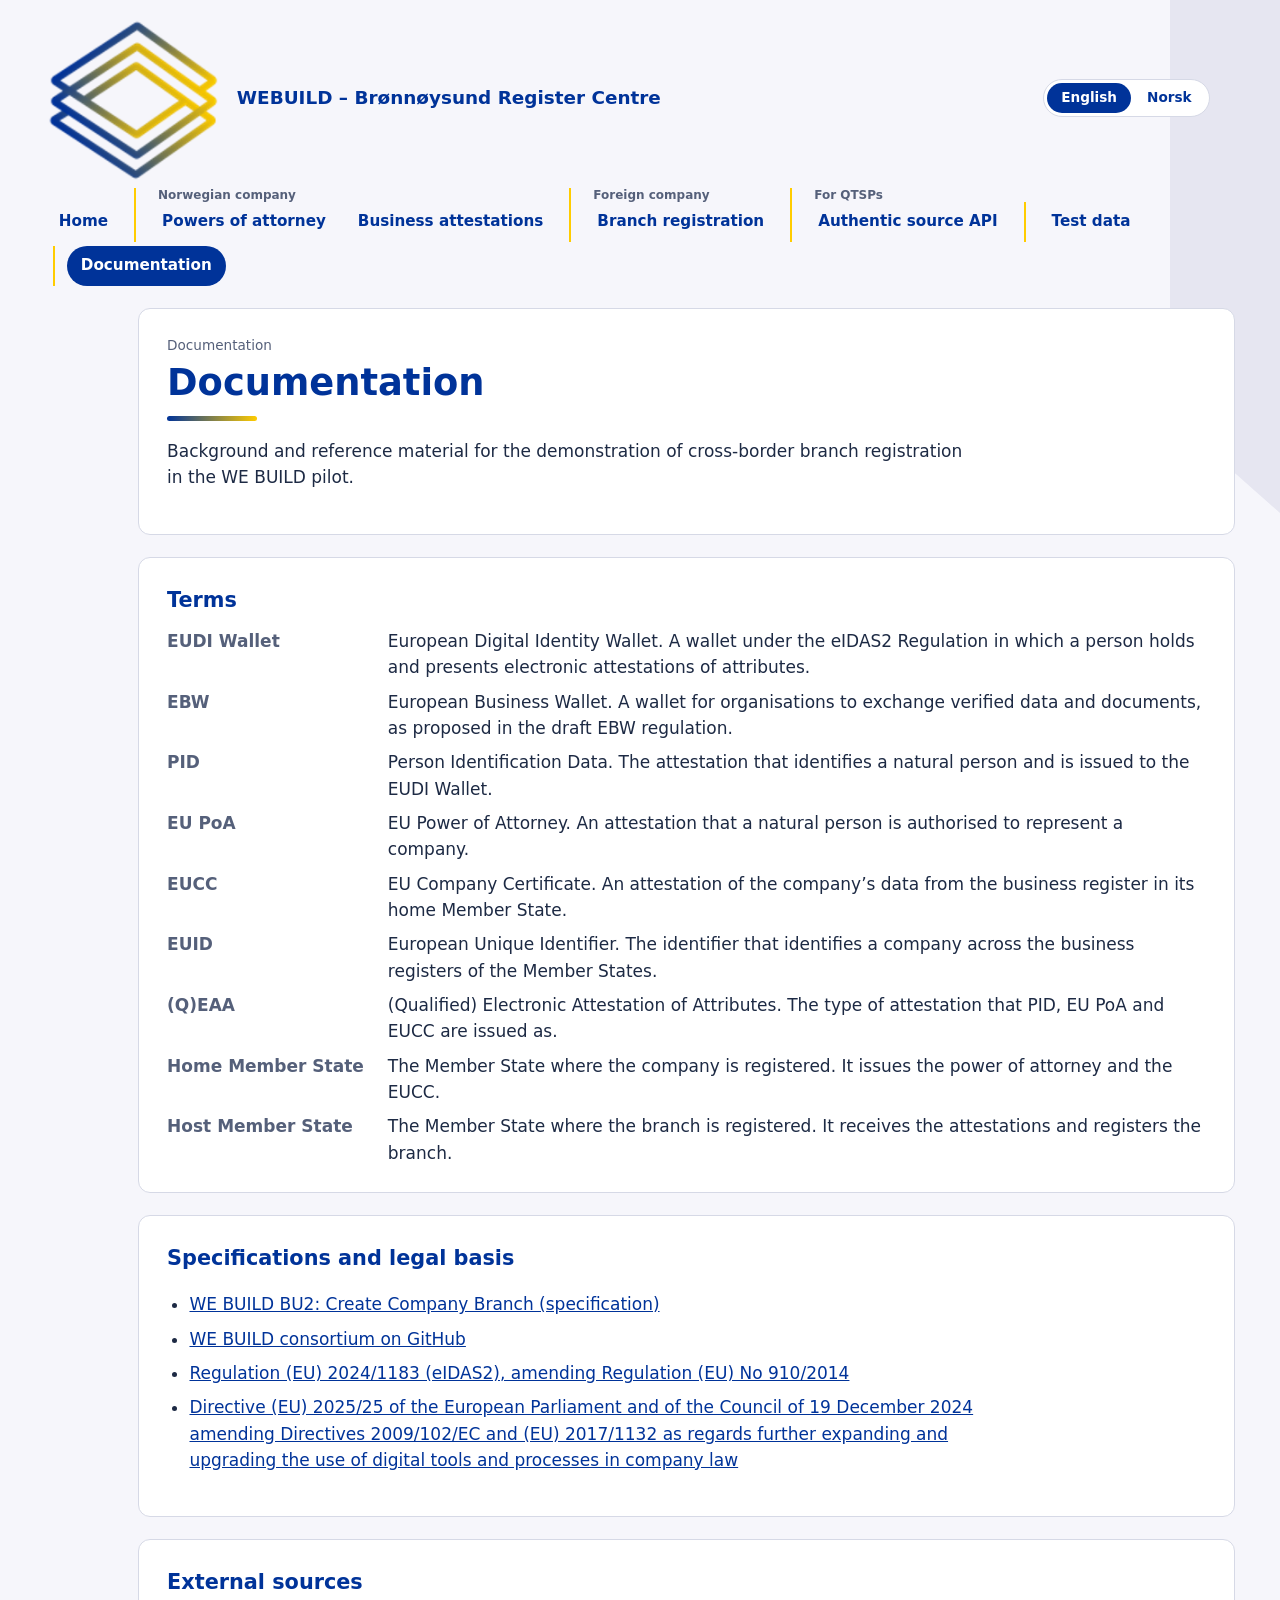
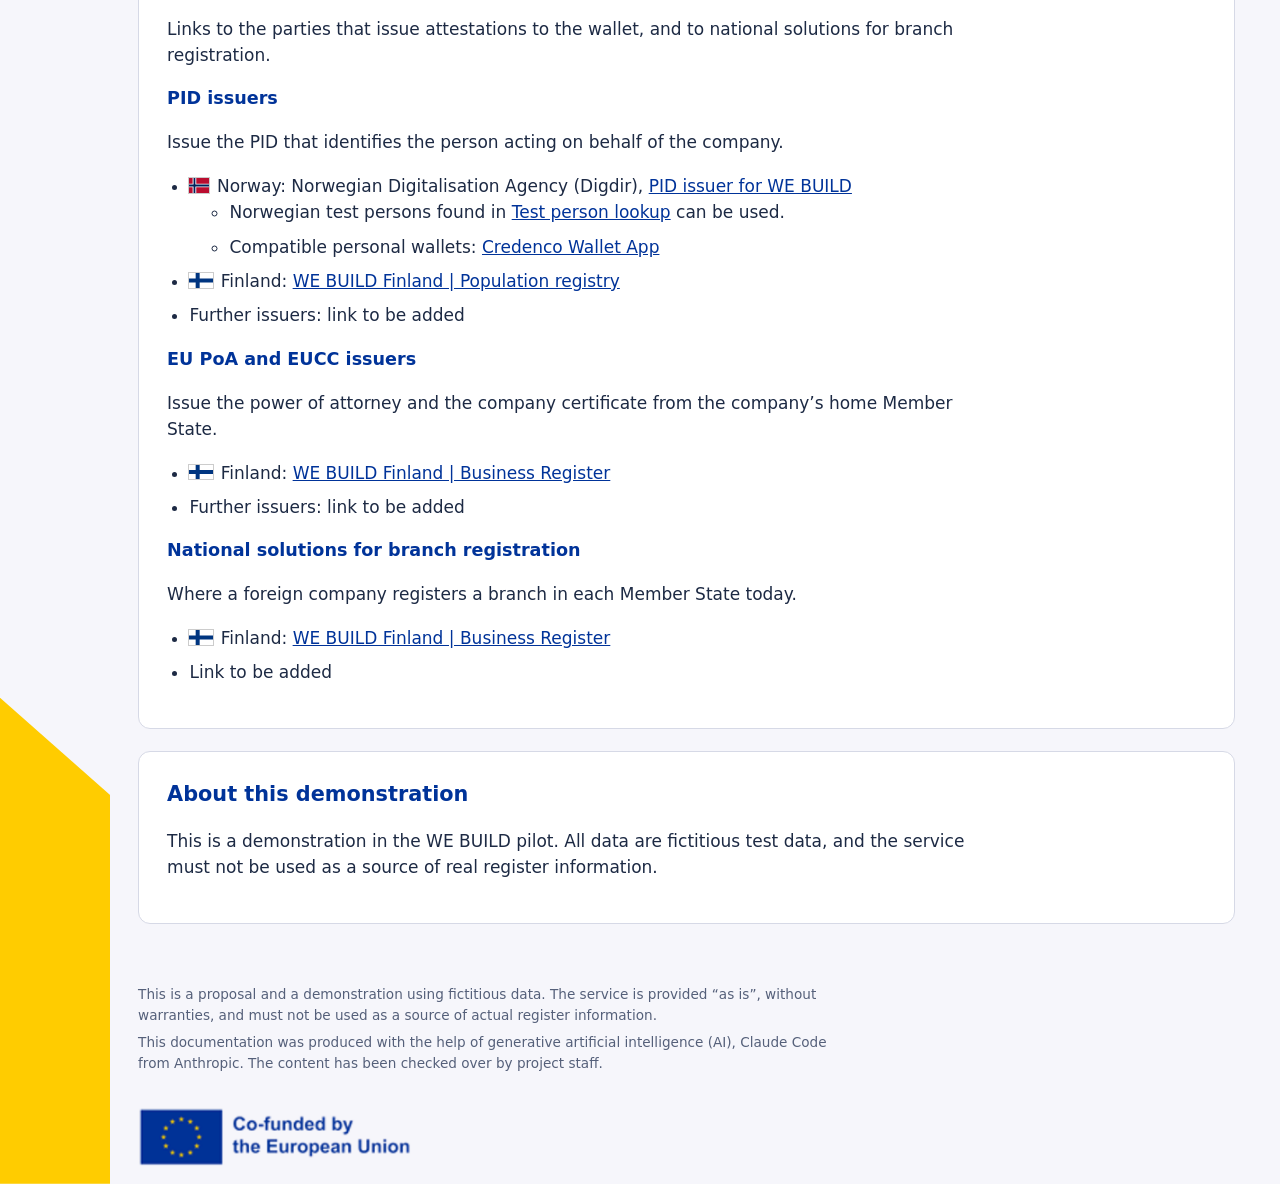
<file: forslag/dokumentasjon.html>
<!doctype html>
<html lang="en">
<head>
  <meta charset="utf-8">
  <meta name="viewport" content="width=device-width, initial-scale=1">
  <title data-i18n="title.doc">Documentation | Brønnøysund Register Centre</title>
  <link rel="stylesheet" href="styles.css">
  <link rel="icon" href="../assets/favicon.png" type="image/png">
  <link rel="apple-touch-icon" href="../assets/apple-touch-icon.png">
  <script>try { if (localStorage.getItem("sprak") === "nb") document.documentElement.style.visibility = "hidden"; } catch (e) {}</script>
</head>
<body>
  <a class="skip" href="#innhold" style="position:absolute;left:-999px" data-i18n="skip">Skip to content</a>
  <div class="side">
    <div class="deko venstre" aria-hidden="true"></div>
    <div class="deko hoyre" aria-hidden="true"></div>

    <header class="topp">
      <a class="logo utsnitt" href="index.html" role="img" aria-label="WE BUILD – home" data-i18n-attr="aria-label=logo.label"></a>
      <a class="navn" href="index.html" data-i18n="brand">WEBUILD – Brønnøysund Register Centre</a>
      <nav class="meny" aria-label="Main menu" data-i18n-attr="aria-label=nav.main">
        <ul>
          <li><a href="index.html" data-i18n="nav.home">Home</a></li>
          <li class="gruppe"><span class="gnavn" data-i18n="nav.g.no">Norwegian company</span>
            <ul>
            <li><a href="tildele-fullmakt.html" data-i18n="nav.poa">Powers of attorney</a></li>
            <li><a href="hente-eucc.html" data-i18n="nav.attest">Business attestations</a></li>
            </ul></li>
          <li class="gruppe"><span class="gnavn" data-i18n="nav.g.fo">Foreign company</span>
            <ul>
            <li><a href="filialregistrering.html" data-i18n="nav.branch">Branch registration</a></li>
            </ul></li>
          <li class="gruppe"><span class="gnavn" data-i18n="nav.g.qtsp">For QTSPs</span>
            <ul>
            <li><a href="autentisk-kilde.html" data-i18n="nav.api">Authentic source API</a></li>
            </ul></li>
          <li class="skille"><a href="oppslag-testvirksomhet.html" data-i18n="nav.testdata">Test data</a></li>
          <li class="skille"><a href="dokumentasjon.html" aria-current="page" data-i18n="nav.doc">Documentation</a></li>
        </ul>
      </nav>
      <div class="sprak" role="group" aria-label="Language" data-i18n-attr="aria-label=lang.label">
        <button type="button" lang="en" data-lang="en" aria-pressed="true">English</button>
        <button type="button" lang="nb" data-lang="nb" aria-pressed="false">Norsk</button>
      </div>
    </header>

<main class="innhold" id="innhold">
    <section class="panel">
      <p class="eyebrow" data-i18n="doc.eyebrow">Documentation</p>
      <h1 data-i18n="doc.h1">Documentation</h1>
      <p data-i18n="doc.lead">Background and reference material for the demonstration of cross-border branch registration in the WE BUILD pilot.</p>
    </section>

    <section class="panel">
      <h2 data-i18n="doc.terms">Terms</h2>
      <dl class="facts">
        <dt data-i18n="t.eudi.dt">EUDI Wallet</dt>
        <dd data-i18n="t.eudi.dd">European Digital Identity Wallet. A wallet under the eIDAS2 Regulation in which a person holds and presents electronic attestations of attributes.</dd>
        <dt>EBW</dt>
        <dd data-i18n="t.ebw.dd">European Business Wallet. A wallet for organisations to exchange verified data and documents, as proposed in the draft EBW regulation.</dd>
        <dt>PID</dt>
        <dd data-i18n="t.pid.dd">Person Identification Data. The attestation that identifies a natural person and is issued to the EUDI Wallet.</dd>
        <dt>EU PoA</dt>
        <dd data-i18n="t.poa.dd">EU Power of Attorney. An attestation that a natural person is authorised to represent a company.</dd>
        <dt>EUCC</dt>
        <dd data-i18n="t.eucc.dd">EU Company Certificate. An attestation of the company’s data from the business register in its home Member State.</dd>
        <dt>EUID</dt>
        <dd data-i18n="t.euid.dd">European Unique Identifier. The identifier that identifies a company across the business registers of the Member States.</dd>
        <dt>(Q)EAA</dt>
        <dd data-i18n="t.eaa.dd">(Qualified) Electronic Attestation of Attributes. The type of attestation that PID, EU PoA and EUCC are issued as.</dd>
        <dt data-i18n="t.home.dt">Home Member State</dt>
        <dd data-i18n="t.home.dd">The Member State where the company is registered. It issues the power of attorney and the EUCC.</dd>
        <dt data-i18n="t.host.dt">Host Member State</dt>
        <dd data-i18n="t.host.dd">The Member State where the branch is registered. It receives the attestations and registers the branch.</dd>
      </dl>
    </section>

    <section class="panel">
      <h2 data-i18n="doc.links">Specifications and legal basis</h2>
      <ul class="lenker">
        <li><a href="https://github.com/webuild-consortium/BU2/blob/main/Specifications/createCompanyBranch.md" target="_blank" rel="noopener" data-i18n="doc.l.bu2">WE BUILD BU2: Create Company Branch (specification)</a></li>
        <li><a href="https://github.com/webuild-consortium" target="_blank" rel="noopener" data-i18n="doc.l.wb">WE BUILD consortium on GitHub</a></li>
        <li><a href="https://eur-lex.europa.eu/eli/reg/2024/1183/oj" target="_blank" rel="noopener" data-i18n="doc.l.eidas">Regulation (EU) 2024/1183 (eIDAS2), amending Regulation (EU) No 910/2014</a></li>
        <li><a href="https://eur-lex.europa.eu/eli/dir/2025/25/oj" target="_blank" rel="noopener" data-i18n="doc.l.dir">Directive (EU) 2025/25 of the European Parliament and of the Council of 19 December 2024 amending Directives 2009/102/EC and (EU) 2017/1132 as regards further expanding and upgrading the use of digital tools and processes in company law</a></li>
      </ul>
    </section>

    <section class="panel">
      <h2 data-i18n="doc.ext">External sources</h2>
      <p data-i18n="doc.ext.lead">Links to the parties that issue attestations to the wallet, and to national solutions for branch registration.</p>

      <h3 data-i18n="doc.ext.pid">PID issuers</h3>
      <p data-i18n="doc.ext.pid.p">Issue the PID that identifies the person acting on behalf of the company.</p>
      <ul class="lenker">
        <li><img class="flagg" src="../assets/flagg/no.svg" alt=""><span data-i18n="doc.ext.pid.no">Norway: Norwegian Digitalisation Agency (Digdir), <a href="https://docs.digdir.no/docs/lommebok/wallet_sandbox_webuild.html" target="_blank" rel="noopener">PID issuer for WE BUILD</a></span>
          <ul>
            <li data-i18n="doc.ext.pid.test">Norwegian test persons found in <a href="oppslag-testperson.html">Test person lookup</a> can be used.</li>
            <li data-i18n="doc.ext.wal.li">Compatible personal wallets: <a href="https://www.credenco.com/product/wallet-app" target="_blank" rel="noopener">Credenco Wallet App</a></li>
          </ul></li>
        <li><img class="flagg" src="../assets/flagg/fi.svg" alt=""><span data-i18n="doc.ext.pid.fi">Finland: <a href="https://vero-wb-vrk-web-stag.minisuomi.net/" target="_blank" rel="noopener">WE BUILD Finland | Population registry</a></span></li>
        <li data-i18n="doc.ext.tbd">Further issuers: link to be added</li>
      </ul>

      <h3 data-i18n="doc.ext.eucc">EU PoA and EUCC issuers</h3>
      <p data-i18n="doc.ext.eucc.p">Issue the power of attorney and the company certificate from the company’s home Member State.</p>
      <ul class="lenker">
        <li><img class="flagg" src="../assets/flagg/fi.svg" alt=""><span data-i18n="doc.ext.fi.br">Finland: <a href="https://vero-wb-prh-web.minisuomi.net/" target="_blank" rel="noopener">WE BUILD Finland | Business Register</a></span></li>
        <li data-i18n="doc.ext.tbd">Further issuers: link to be added</li>
      </ul>

      <h3 data-i18n="doc.ext.nat">National solutions for branch registration</h3>
      <p data-i18n="doc.ext.nat.p">Where a foreign company registers a branch in each Member State today.</p>
      <ul class="lenker">
        <li><img class="flagg" src="../assets/flagg/fi.svg" alt=""><span data-i18n="doc.ext.fi.br">Finland: <a href="https://vero-wb-prh-web.minisuomi.net/" target="_blank" rel="noopener">WE BUILD Finland | Business Register</a></span></li>
        <li data-i18n="doc.ext.tbd2">Link to be added</li>
      </ul>
    </section>

    <section class="panel">
      <h2 data-i18n="doc.about">About this demonstration</h2>
      <p data-i18n="doc.about.p">This is a demonstration in the WE BUILD pilot. All data are fictitious test data, and the service must not be used as a source of real register information.</p>
    </section>
  </main>

    <p class="ansvar"><span data-i18n="ansvar">This is a proposal and a demonstration using fictitious data. The service is provided “as is”, without warranties, and must not be used as a source of actual register information.</span> <span class="ki" data-i18n="ki">This documentation was produced with the help of generative artificial intelligence (AI), Claude Code from Anthropic. The content has been checked over by project staff.</span></p>
    <footer class="bunn">
      <div class="eu utsnitt" role="img" aria-label="Co-funded by the European Union"></div>
    </footer>
  </div>
  <script src="../i18n.js"></script>
  <script src="../bilder.js"></script>
</body>
</html>
</file>
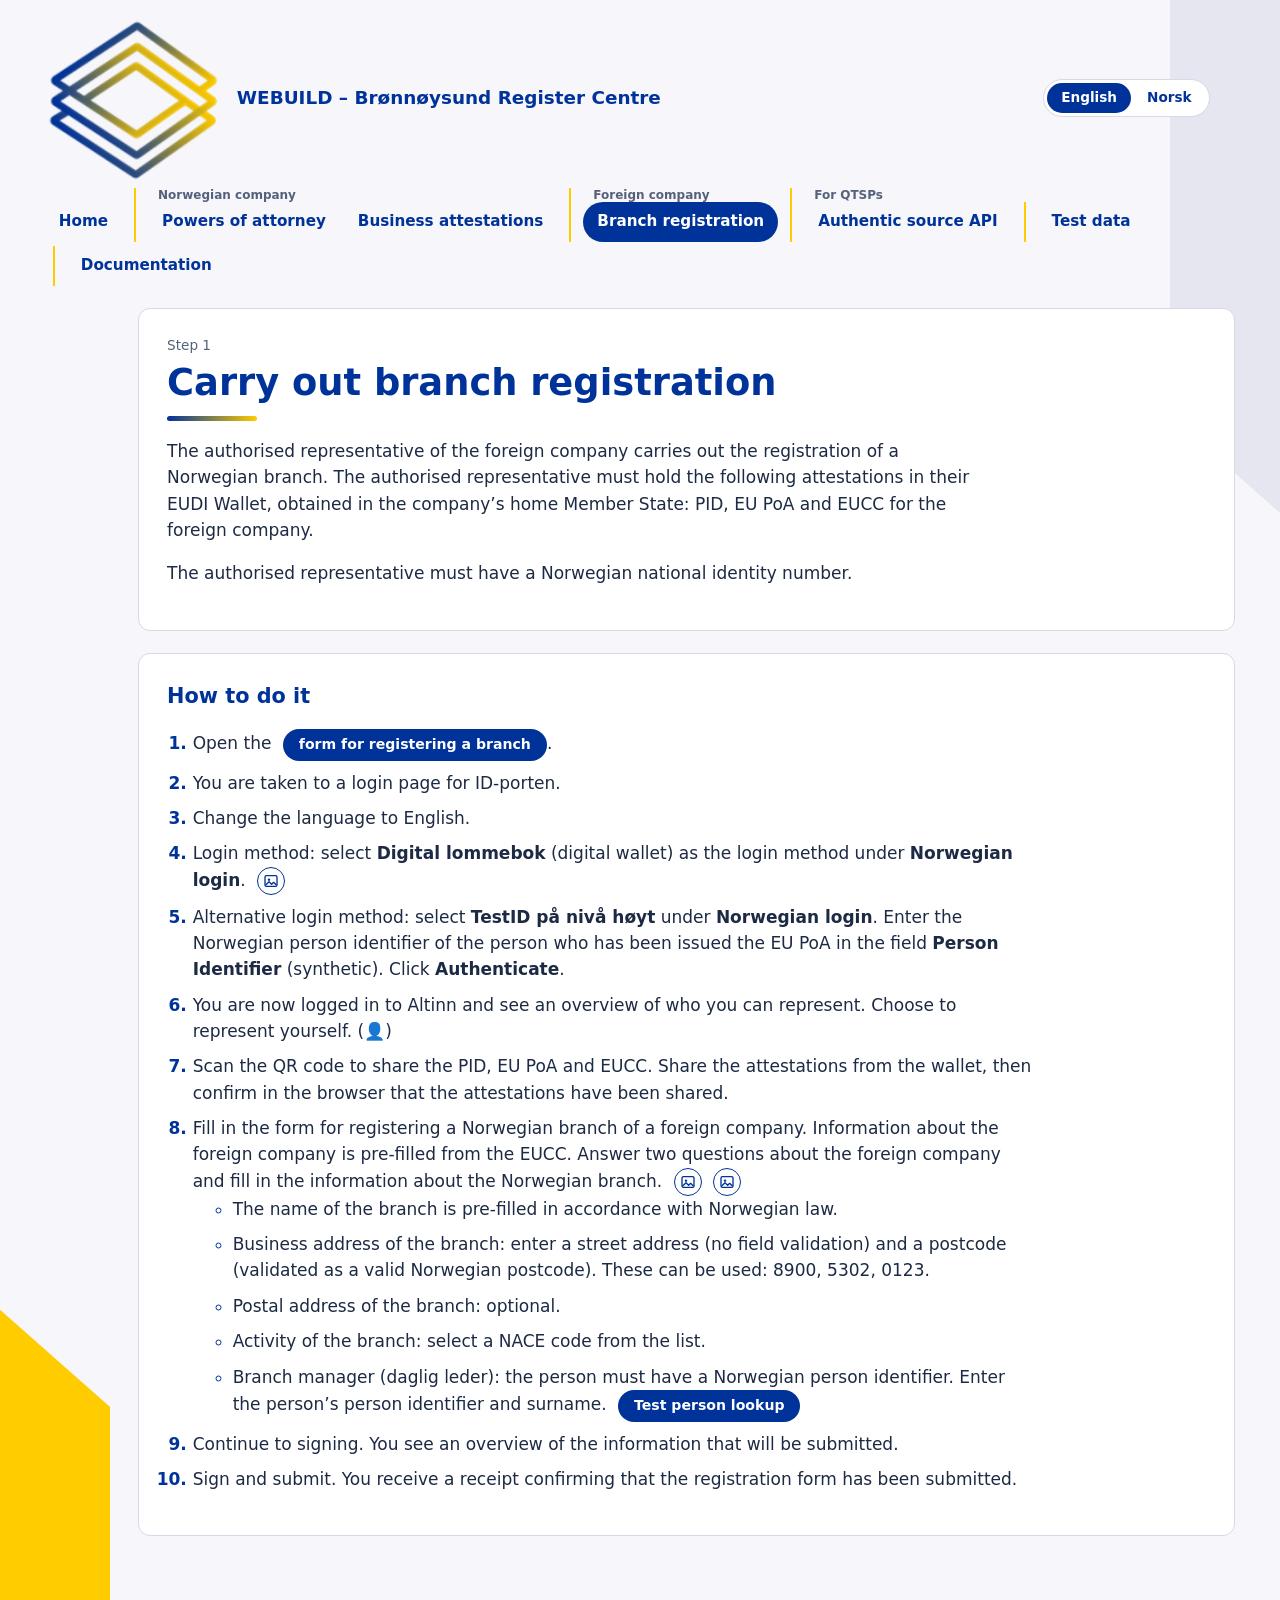
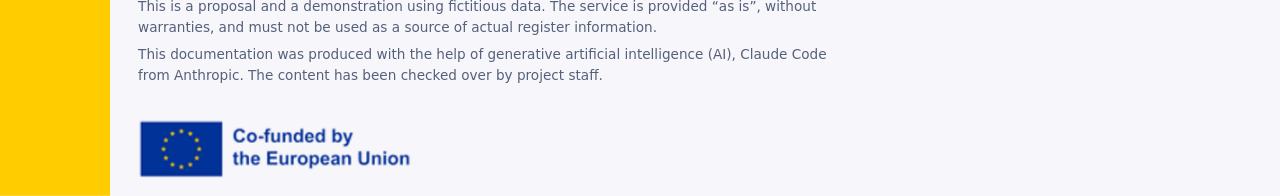
<file: forslag/filialregistrering.html>
<!doctype html>
<html lang="en">
<head>
  <meta charset="utf-8">
  <meta name="viewport" content="width=device-width, initial-scale=1">
  <title data-i18n="title.branch">Branch registration | Brønnøysund Register Centre</title>
  <link rel="stylesheet" href="styles.css">
  <link rel="icon" href="../assets/favicon.png" type="image/png">
  <link rel="apple-touch-icon" href="../assets/apple-touch-icon.png">
  <script>try { if (localStorage.getItem("sprak") === "nb") document.documentElement.style.visibility = "hidden"; } catch (e) {}</script>
</head>
<body>
  <a class="skip" href="#innhold" style="position:absolute;left:-999px" data-i18n="skip">Skip to content</a>
  <div class="side">
    <div class="deko venstre" aria-hidden="true"></div>
    <div class="deko hoyre" aria-hidden="true"></div>

    <header class="topp">
      <a class="logo utsnitt" href="index.html" role="img" aria-label="WE BUILD – home" data-i18n-attr="aria-label=logo.label"></a>
      <a class="navn" href="index.html" data-i18n="brand">WEBUILD – Brønnøysund Register Centre</a>
      <nav class="meny" aria-label="Main menu" data-i18n-attr="aria-label=nav.main">
        <ul>
          <li><a href="index.html" data-i18n="nav.home">Home</a></li>
          <li class="gruppe"><span class="gnavn" data-i18n="nav.g.no">Norwegian company</span>
            <ul>
            <li><a href="tildele-fullmakt.html" data-i18n="nav.poa">Powers of attorney</a></li>
            <li><a href="hente-eucc.html" data-i18n="nav.attest">Business attestations</a></li>
            </ul></li>
          <li class="gruppe"><span class="gnavn" data-i18n="nav.g.fo">Foreign company</span>
            <ul>
            <li><a href="filialregistrering.html" aria-current="page" data-i18n="nav.branch">Branch registration</a></li>
            </ul></li>
          <li class="gruppe"><span class="gnavn" data-i18n="nav.g.qtsp">For QTSPs</span>
            <ul>
            <li><a href="autentisk-kilde.html" data-i18n="nav.api">Authentic source API</a></li>
            </ul></li>
          <li class="skille"><a href="oppslag-testvirksomhet.html" data-i18n="nav.testdata">Test data</a></li>
          <li class="skille"><a href="dokumentasjon.html" data-i18n="nav.doc">Documentation</a></li>
        </ul>
      </nav>
      <div class="sprak" role="group" aria-label="Language" data-i18n-attr="aria-label=lang.label">
        <button type="button" lang="en" data-lang="en" aria-pressed="true">English</button>
        <button type="button" lang="nb" data-lang="nb" aria-pressed="false">Norsk</button>
      </div>
    </header>

<main class="innhold" id="innhold">
    <section class="panel">
      <p class="eyebrow" data-i18n="eyebrow.1">Step 1</p>
      <h1 data-i18n="b.h1">Carry out branch registration</h1>
      <p data-i18n="b.lead">The authorised representative of the foreign company carries out the registration of a Norwegian branch. The authorised representative must hold the following attestations in their EUDI Wallet, obtained in the company’s home Member State: PID, EU PoA and EUCC for the foreign company.</p>
      <p data-i18n="b.fnr">The authorised representative must have a Norwegian national identity number.</p>
    </section>

    <section class="panel">
      <h2 data-i18n="howto">How to do it</h2>
      <ol class="steps">
        <li data-i18n="b.s1">Open the <a class="btn liten" href="https://brg.apps.tt02.altinn.no/brg/wallet-nuf-webuild/" target="_blank" rel="noopener">form for registering a branch</a>.</li>
        <li data-i18n="b.s2">You are taken to a login page for ID-porten.</li>
        <li data-i18n="b.s3">Change the language to English.</li>
        <li><span data-i18n="b.s4">Login method: select <strong>Digital lommebok</strong> (digital wallet) as the login method under <strong>Norwegian login</strong>.</span> <button type="button" class="bilde" data-bilde="../assets/steg/filialregistrering-02.png" data-tekst="bilde.f2" aria-label="Show screenshot" title="Show screenshot" data-i18n-attr="aria-label=bilde.vis;title=bilde.vis"><svg viewBox="0 0 24 24" width="16" height="16" aria-hidden="true" focusable="false"><rect x="3" y="4" width="18" height="16" rx="2" fill="none" stroke="currentColor" stroke-width="2"/><circle cx="9" cy="10" r="1.8" fill="currentColor"/><path d="M4 18l5-5 4 4 3-3 4 4" fill="none" stroke="currentColor" stroke-width="2" stroke-linejoin="round"/></svg></button></li>
        <li data-i18n="b.s5">Alternative login method: select <strong>TestID på nivå høyt</strong> under <strong>Norwegian login</strong>. Enter the Norwegian person identifier of the person who has been issued the EU PoA in the field <strong>Person Identifier</strong> (synthetic). Click <strong>Authenticate</strong>.</li>
        <li><span data-i18n="b.s6">You are now logged in to Altinn and see an overview of who you can represent. Choose to represent yourself.</span> (<span aria-hidden="true">👤</span>)</li>
        <li data-i18n="b.s7">Scan the QR code to share the PID, EU PoA and EUCC. Share the attestations from the wallet, then confirm in the browser that the attestations have been shared.</li>
        <li><span data-i18n="b.s8">Fill in the form for registering a Norwegian branch of a foreign company. Information about the foreign company is pre-filled from the EUCC. Answer two questions about the foreign company and fill in the information about the Norwegian branch.</span> <button type="button" class="bilde" data-bilde="../assets/steg/filialregistrering-08a.png" data-tekst="bilde.f8a" aria-label="Show screenshot: foreign company" title="Show screenshot: foreign company" data-i18n-attr="aria-label=bilde.vis.f8a;title=bilde.vis.f8a"><svg viewBox="0 0 24 24" width="16" height="16" aria-hidden="true" focusable="false"><rect x="3" y="4" width="18" height="16" rx="2" fill="none" stroke="currentColor" stroke-width="2"/><circle cx="9" cy="10" r="1.8" fill="currentColor"/><path d="M4 18l5-5 4 4 3-3 4 4" fill="none" stroke="currentColor" stroke-width="2" stroke-linejoin="round"/></svg></button> <button type="button" class="bilde" data-bilde="../assets/steg/filialregistrering-08b.png" data-tekst="bilde.f8b" aria-label="Show screenshot: branch" title="Show screenshot: branch" data-i18n-attr="aria-label=bilde.vis.f8b;title=bilde.vis.f8b"><svg viewBox="0 0 24 24" width="16" height="16" aria-hidden="true" focusable="false"><rect x="3" y="4" width="18" height="16" rx="2" fill="none" stroke="currentColor" stroke-width="2"/><circle cx="9" cy="10" r="1.8" fill="currentColor"/><path d="M4 18l5-5 4 4 3-3 4 4" fill="none" stroke="currentColor" stroke-width="2" stroke-linejoin="round"/></svg></button>
          <ul>
            <li data-i18n="b.s8a">The name of the branch is pre-filled in accordance with Norwegian law.</li>
            <li data-i18n="b.s8b">Business address of the branch: enter a street address (no field validation) and a postcode (validated as a valid Norwegian postcode). These can be used: 8900, 5302, 0123.</li>
            <li data-i18n="b.s8c">Postal address of the branch: optional.</li>
            <li data-i18n="b.s8d">Activity of the branch: select a NACE code from the list.</li>
            <li><span data-i18n="b.s8e">Branch manager (daglig leder): the person must have a Norwegian person identifier. Enter the person’s person identifier and surname.</span> <a class="btn liten" href="oppslag-testperson.html" data-i18n="sub.person">Test person lookup</a></li>
          </ul></li>
        <li data-i18n="b.s10">Continue to signing. You see an overview of the information that will be submitted.</li>
        <li data-i18n="b.s11">Sign and submit. You receive a receipt confirming that the registration form has been submitted.</li>
      </ol>
    </section>
  </main>

    <p class="ansvar"><span data-i18n="ansvar">This is a proposal and a demonstration using fictitious data. The service is provided “as is”, without warranties, and must not be used as a source of actual register information.</span> <span class="ki" data-i18n="ki">This documentation was produced with the help of generative artificial intelligence (AI), Claude Code from Anthropic. The content has been checked over by project staff.</span></p>
    <footer class="bunn">
      <div class="eu utsnitt" role="img" aria-label="Co-funded by the European Union"></div>
    </footer>
  </div>
  <script src="../i18n.js"></script>
  <script src="../bilder.js"></script>
</body>
</html>
</file>
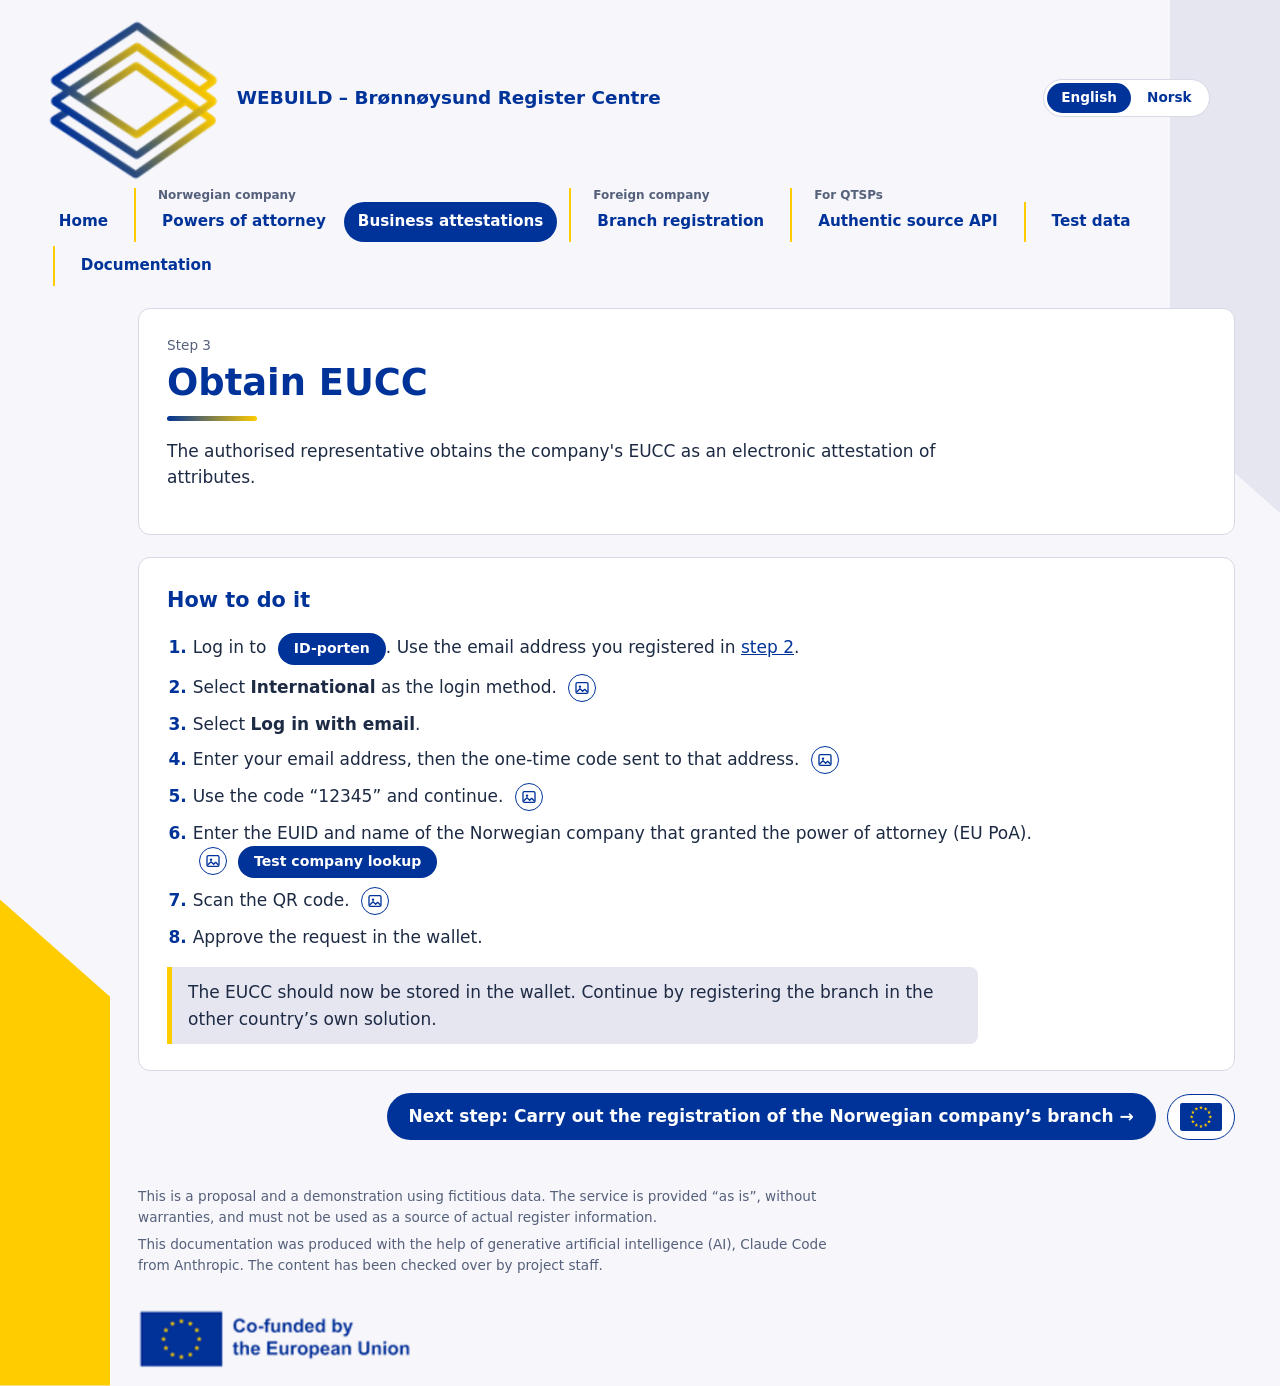
<file: forslag/hente-eucc.html>
<!doctype html>
<html lang="en">
<head>
  <meta charset="utf-8">
  <meta name="viewport" content="width=device-width, initial-scale=1">
  <title data-i18n="title.eucc">Obtain EUCC | Brønnøysund Register Centre</title>
  <link rel="stylesheet" href="styles.css">
  <link rel="icon" href="../assets/favicon.png" type="image/png">
  <link rel="apple-touch-icon" href="../assets/apple-touch-icon.png">
  <script>try { if (localStorage.getItem("sprak") === "nb") document.documentElement.style.visibility = "hidden"; } catch (e) {}</script>
</head>
<body>
  <a class="skip" href="#innhold" style="position:absolute;left:-999px" data-i18n="skip">Skip to content</a>
  <div class="side">
    <div class="deko venstre" aria-hidden="true"></div>
    <div class="deko hoyre" aria-hidden="true"></div>

    <header class="topp">
      <a class="logo utsnitt" href="index.html" role="img" aria-label="WE BUILD – home" data-i18n-attr="aria-label=logo.label"></a>
      <a class="navn" href="index.html" data-i18n="brand">WEBUILD – Brønnøysund Register Centre</a>
      <nav class="meny" aria-label="Main menu" data-i18n-attr="aria-label=nav.main">
        <ul>
          <li><a href="index.html" data-i18n="nav.home">Home</a></li>
          <li class="gruppe"><span class="gnavn" data-i18n="nav.g.no">Norwegian company</span>
            <ul>
            <li><a href="tildele-fullmakt.html" data-i18n="nav.poa">Powers of attorney</a></li>
            <li><a href="hente-eucc.html" aria-current="page" data-i18n="nav.attest">Business attestations</a></li>
            </ul></li>
          <li class="gruppe"><span class="gnavn" data-i18n="nav.g.fo">Foreign company</span>
            <ul>
            <li><a href="filialregistrering.html" data-i18n="nav.branch">Branch registration</a></li>
            </ul></li>
          <li class="gruppe"><span class="gnavn" data-i18n="nav.g.qtsp">For QTSPs</span>
            <ul>
            <li><a href="autentisk-kilde.html" data-i18n="nav.api">Authentic source API</a></li>
            </ul></li>
          <li class="skille"><a href="oppslag-testvirksomhet.html" data-i18n="nav.testdata">Test data</a></li>
          <li class="skille"><a href="dokumentasjon.html" data-i18n="nav.doc">Documentation</a></li>
        </ul>
      </nav>
      <div class="sprak" role="group" aria-label="Language" data-i18n-attr="aria-label=lang.label">
        <button type="button" lang="en" data-lang="en" aria-pressed="true">English</button>
        <button type="button" lang="nb" data-lang="nb" aria-pressed="false">Norsk</button>
      </div>
    </header>

<main class="innhold" id="innhold">
    <section class="panel">
      <p class="eyebrow" data-i18n="eyebrow.3">Step 3</p>
      <h1 data-i18n="e.h1">Obtain EUCC</h1>
      <p data-i18n="c3.p">The authorised representative obtains the company's EUCC as an electronic attestation of attributes.</p>
    </section>

    <section class="panel">
      <h2 data-i18n="howto">How to do it</h2>
      <ol class="steps">
        <li><span data-i18n="e.login">Log in to</span> <a class="btn liten" href="https://brg.apps.tt02.altinn.no/brg/lommebok-v1-eucc/set-query-params?issuer=credenco&amp;environment=webuild&amp;linked=true" target="_blank" rel="noopener">ID-porten</a>. <span data-i18n="e.s1b">Use the email address you registered in</span> <a href="hente-fullmakt.html" target="_blank" rel="noopener" data-i18n="e.s1c">step 2</a>.</li>
        <li><span data-i18n="o.intl">Select <strong>International</strong> as the login method.</span> <button type="button" class="bilde" data-bilde="../assets/steg/epost-innlogging-international.webp" data-tekst="bilde.o2" aria-label="Show screenshot" title="Show screenshot" data-i18n-attr="aria-label=bilde.vis;title=bilde.vis"><svg viewBox="0 0 24 24" width="16" height="16" aria-hidden="true" focusable="false"><rect x="3" y="4" width="18" height="16" rx="2" fill="none" stroke="currentColor" stroke-width="2"/><circle cx="9" cy="10" r="1.8" fill="currentColor"/><path d="M4 18l5-5 4 4 3-3 4 4" fill="none" stroke="currentColor" stroke-width="2" stroke-linejoin="round"/></svg></button></li>
        <li data-i18n="o.email">Select <strong>Log in with email</strong>.</li>
        <li><span data-i18n="o.code">Enter your email address, then the one-time code sent to that address.</span> <button type="button" class="bilde" data-bilde="../assets/steg/epost-innlogging-adresse.png" data-tekst="bilde.o4" aria-label="Show screenshot" title="Show screenshot" data-i18n-attr="aria-label=bilde.vis;title=bilde.vis"><svg viewBox="0 0 24 24" width="16" height="16" aria-hidden="true" focusable="false"><rect x="3" y="4" width="18" height="16" rx="2" fill="none" stroke="currentColor" stroke-width="2"/><circle cx="9" cy="10" r="1.8" fill="currentColor"/><path d="M4 18l5-5 4 4 3-3 4 4" fill="none" stroke="currentColor" stroke-width="2" stroke-linejoin="round"/></svg></button></li>
        <li><span data-i18n="o.12345">Use the code “12345” and continue.</span> <button type="button" class="bilde" data-bilde="../assets/steg/epost-innlogging-kode.png" data-tekst="bilde.o5" aria-label="Show screenshot" title="Show screenshot" data-i18n-attr="aria-label=bilde.vis;title=bilde.vis"><svg viewBox="0 0 24 24" width="16" height="16" aria-hidden="true" focusable="false"><rect x="3" y="4" width="18" height="16" rx="2" fill="none" stroke="currentColor" stroke-width="2"/><circle cx="9" cy="10" r="1.8" fill="currentColor"/><path d="M4 18l5-5 4 4 3-3 4 4" fill="none" stroke="currentColor" stroke-width="2" stroke-linejoin="round"/></svg></button></li>
        <li><span data-i18n="e.s6">Enter the EUID and name of the Norwegian company that granted the power of attorney (EU PoA).</span> <button type="button" class="bilde" data-bilde="../assets/steg/hente-eucc-06.png" data-tekst="bilde.e6" aria-label="Show screenshot" title="Show screenshot" data-i18n-attr="aria-label=bilde.vis;title=bilde.vis"><svg viewBox="0 0 24 24" width="16" height="16" aria-hidden="true" focusable="false"><rect x="3" y="4" width="18" height="16" rx="2" fill="none" stroke="currentColor" stroke-width="2"/><circle cx="9" cy="10" r="1.8" fill="currentColor"/><path d="M4 18l5-5 4 4 3-3 4 4" fill="none" stroke="currentColor" stroke-width="2" stroke-linejoin="round"/></svg></button> <a class="btn liten" href="oppslag-testvirksomhet.html" target="_blank" rel="noopener" data-i18n="sub.company">Test company lookup</a></li>
        <li><span data-i18n="e.s7">Scan the QR code.</span> <button type="button" class="bilde" data-bilde="../assets/steg/hente-eucc-07.png" data-tekst="bilde.e7" aria-label="Show screenshot" title="Show screenshot" data-i18n-attr="aria-label=bilde.vis;title=bilde.vis"><svg viewBox="0 0 24 24" width="16" height="16" aria-hidden="true" focusable="false"><rect x="3" y="4" width="18" height="16" rx="2" fill="none" stroke="currentColor" stroke-width="2"/><circle cx="9" cy="10" r="1.8" fill="currentColor"/><path d="M4 18l5-5 4 4 3-3 4 4" fill="none" stroke="currentColor" stroke-width="2" stroke-linejoin="round"/></svg></button></li>
        <li data-i18n="o.approve">Approve the request in the wallet.</li>
      </ol>
      <div class="notice" style="margin:16px 0 0" data-i18n="e.done">The EUCC should now be stored in the wallet. Continue by registering the branch in the other country’s own solution.</div>
    </section>
    <p class="next"><a class="btn" href="index.html" target="_blank" rel="noopener" data-i18n="next.branch">Next step: Carry out the registration of the Norwegian company’s branch →</a> <a class="btn btn-eu" href="index.html" target="_blank" rel="noopener" aria-label="Home" title="Home" data-i18n-attr="aria-label=home.aria;title=home.aria"><svg xmlns="http://www.w3.org/2000/svg" viewBox="0 0 36 24" width="30" height="20" aria-hidden="true" focusable="false"><rect width="36" height="24" rx="2" fill="#039"/><g fill="#fc0"><polygon points="18.00,2.30 18.41,3.43 19.62,3.47 18.67,4.22 19.00,5.38 18.00,4.70 17.00,5.38 17.33,4.22 16.38,3.47 17.59,3.43"/><polygon points="22.00,3.37 22.41,4.51 23.62,4.55 22.67,5.29 23.00,6.45 22.00,5.77 21.00,6.45 21.33,5.29 20.38,4.55 21.59,4.51"/><polygon points="24.93,6.30 25.34,7.43 26.54,7.47 25.59,8.22 25.93,9.38 24.93,8.70 23.93,9.38 24.26,8.22 23.31,7.47 24.52,7.43"/><polygon points="26.00,10.30 26.41,11.43 27.62,11.47 26.67,12.22 27.00,13.38 26.00,12.70 25.00,13.38 25.33,12.22 24.38,11.47 25.59,11.43"/><polygon points="24.93,14.30 25.34,15.43 26.54,15.47 25.59,16.22 25.93,17.38 24.93,16.70 23.93,17.38 24.26,16.22 23.31,15.47 24.52,15.43"/><polygon points="22.00,17.23 22.41,18.36 23.62,18.40 22.67,19.14 23.00,20.30 22.00,19.63 21.00,20.30 21.33,19.14 20.38,18.40 21.59,18.36"/><polygon points="18.00,18.30 18.41,19.43 19.62,19.47 18.67,20.22 19.00,21.38 18.00,20.70 17.00,21.38 17.33,20.22 16.38,19.47 17.59,19.43"/><polygon points="14.00,17.23 14.41,18.36 15.62,18.40 14.67,19.14 15.00,20.30 14.00,19.63 13.00,20.30 13.33,19.14 12.38,18.40 13.59,18.36"/><polygon points="11.07,14.30 11.48,15.43 12.69,15.47 11.74,16.22 12.07,17.38 11.07,16.70 10.07,17.38 10.41,16.22 9.46,15.47 10.66,15.43"/><polygon points="10.00,10.30 10.41,11.43 11.62,11.47 10.67,12.22 11.00,13.38 10.00,12.70 9.00,13.38 9.33,12.22 8.38,11.47 9.59,11.43"/><polygon points="11.07,6.30 11.48,7.43 12.69,7.47 11.74,8.22 12.07,9.38 11.07,8.70 10.07,9.38 10.41,8.22 9.46,7.47 10.66,7.43"/><polygon points="14.00,3.37 14.41,4.51 15.62,4.55 14.67,5.29 15.00,6.45 14.00,5.77 13.00,6.45 13.33,5.29 12.38,4.55 13.59,4.51"/></g></svg></a></p>
  </main>

    <p class="ansvar"><span data-i18n="ansvar">This is a proposal and a demonstration using fictitious data. The service is provided “as is”, without warranties, and must not be used as a source of actual register information.</span> <span class="ki" data-i18n="ki">This documentation was produced with the help of generative artificial intelligence (AI), Claude Code from Anthropic. The content has been checked over by project staff.</span></p>
    <footer class="bunn">
      <div class="eu utsnitt" role="img" aria-label="Co-funded by the European Union"></div>
    </footer>
  </div>
  <script src="../i18n.js"></script>
  <script src="../bilder.js"></script>
</body>
</html>
</file>
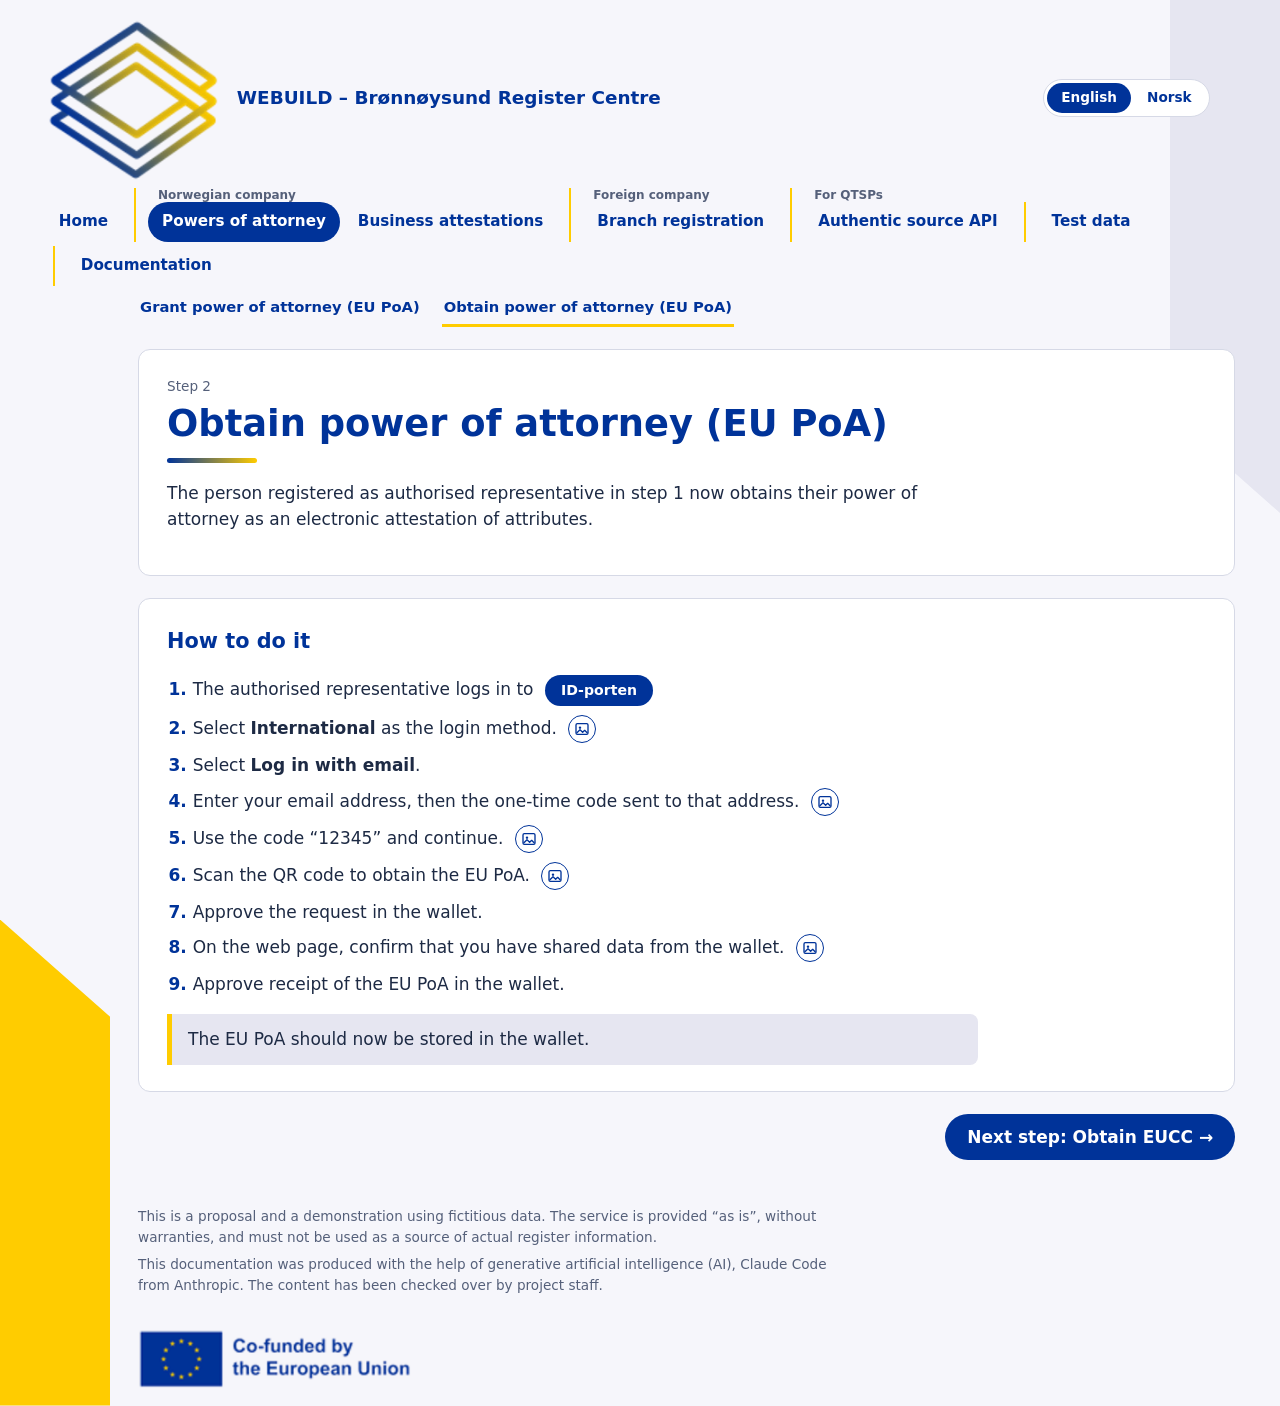
<file: forslag/hente-fullmakt.html>
<!doctype html>
<html lang="en">
<head>
  <meta charset="utf-8">
  <meta name="viewport" content="width=device-width, initial-scale=1">
  <title data-i18n="title.obtainpoa">Obtain power of attorney (EU PoA) | Brønnøysund Register Centre</title>
  <link rel="stylesheet" href="styles.css">
  <link rel="icon" href="../assets/favicon.png" type="image/png">
  <link rel="apple-touch-icon" href="../assets/apple-touch-icon.png">
  <script>try { if (localStorage.getItem("sprak") === "nb") document.documentElement.style.visibility = "hidden"; } catch (e) {}</script>
</head>
<body>
  <a class="skip" href="#innhold" style="position:absolute;left:-999px" data-i18n="skip">Skip to content</a>
  <div class="side">
    <div class="deko venstre" aria-hidden="true"></div>
    <div class="deko hoyre" aria-hidden="true"></div>

    <header class="topp">
      <a class="logo utsnitt" href="index.html" role="img" aria-label="WE BUILD – home" data-i18n-attr="aria-label=logo.label"></a>
      <a class="navn" href="index.html" data-i18n="brand">WEBUILD – Brønnøysund Register Centre</a>
      <nav class="meny" aria-label="Main menu" data-i18n-attr="aria-label=nav.main">
        <ul>
          <li><a href="index.html" data-i18n="nav.home">Home</a></li>
          <li class="gruppe"><span class="gnavn" data-i18n="nav.g.no">Norwegian company</span>
            <ul>
            <li><a href="tildele-fullmakt.html" aria-current="page" data-i18n="nav.poa">Powers of attorney</a></li>
            <li><a href="hente-eucc.html" data-i18n="nav.attest">Business attestations</a></li>
            </ul></li>
          <li class="gruppe"><span class="gnavn" data-i18n="nav.g.fo">Foreign company</span>
            <ul>
            <li><a href="filialregistrering.html" data-i18n="nav.branch">Branch registration</a></li>
            </ul></li>
          <li class="gruppe"><span class="gnavn" data-i18n="nav.g.qtsp">For QTSPs</span>
            <ul>
            <li><a href="autentisk-kilde.html" data-i18n="nav.api">Authentic source API</a></li>
            </ul></li>
          <li class="skille"><a href="oppslag-testvirksomhet.html" data-i18n="nav.testdata">Test data</a></li>
          <li class="skille"><a href="dokumentasjon.html" data-i18n="nav.doc">Documentation</a></li>
        </ul>
      </nav>
      <div class="sprak" role="group" aria-label="Language" data-i18n-attr="aria-label=lang.label">
        <button type="button" lang="en" data-lang="en" aria-pressed="true">English</button>
        <button type="button" lang="nb" data-lang="nb" aria-pressed="false">Norsk</button>
      </div>
    </header>

    <nav class="undermeny" aria-label="Powers of attorney" data-i18n-attr="aria-label=sub.poa">
      <ul>
        <li><a href="tildele-fullmakt.html" data-i18n="sub.grant">Grant power of attorney (EU PoA)</a></li>
        <li><a href="hente-fullmakt.html" aria-current="page" data-i18n="sub.obtainpoa">Obtain power of attorney (EU PoA)</a></li>
      </ul>
    </nav>

<main class="innhold" id="innhold">
    <section class="panel">
      <p class="eyebrow" data-i18n="eyebrow.2">Step 2</p>
      <h1 data-i18n="o.h1">Obtain power of attorney (EU PoA)</h1>
      <p data-i18n="o.lead">The person registered as authorised representative in step 1 now obtains their power of attorney as an electronic attestation of attributes.</p>
    </section>

    <section class="panel">
      <h2 data-i18n="howto">How to do it</h2>
      <ol class="steps">
        <li><span data-i18n="o.s1">The authorised representative logs in to</span> <a class="btn liten" href="https://brg.apps.tt02.altinn.no/brg/wallet-eu-poa-issuing/" target="_blank" rel="noopener">ID-porten</a></li>
        <li><span data-i18n="o.intl">Select <strong>International</strong> as the login method.</span> <button type="button" class="bilde" data-bilde="../assets/steg/epost-innlogging-international.webp" data-tekst="bilde.o2" aria-label="Show screenshot" title="Show screenshot" data-i18n-attr="aria-label=bilde.vis;title=bilde.vis"><svg viewBox="0 0 24 24" width="16" height="16" aria-hidden="true" focusable="false"><rect x="3" y="4" width="18" height="16" rx="2" fill="none" stroke="currentColor" stroke-width="2"/><circle cx="9" cy="10" r="1.8" fill="currentColor"/><path d="M4 18l5-5 4 4 3-3 4 4" fill="none" stroke="currentColor" stroke-width="2" stroke-linejoin="round"/></svg></button></li>
        <li data-i18n="o.email">Select <strong>Log in with email</strong>.</li>
        <li><span data-i18n="o.code">Enter your email address, then the one-time code sent to that address.</span> <button type="button" class="bilde" data-bilde="../assets/steg/epost-innlogging-adresse.png" data-tekst="bilde.o4" aria-label="Show screenshot" title="Show screenshot" data-i18n-attr="aria-label=bilde.vis;title=bilde.vis"><svg viewBox="0 0 24 24" width="16" height="16" aria-hidden="true" focusable="false"><rect x="3" y="4" width="18" height="16" rx="2" fill="none" stroke="currentColor" stroke-width="2"/><circle cx="9" cy="10" r="1.8" fill="currentColor"/><path d="M4 18l5-5 4 4 3-3 4 4" fill="none" stroke="currentColor" stroke-width="2" stroke-linejoin="round"/></svg></button></li>
        <li><span data-i18n="o.12345">Use the code “12345” and continue.</span> <button type="button" class="bilde" data-bilde="../assets/steg/epost-innlogging-kode.png" data-tekst="bilde.o5" aria-label="Show screenshot" title="Show screenshot" data-i18n-attr="aria-label=bilde.vis;title=bilde.vis"><svg viewBox="0 0 24 24" width="16" height="16" aria-hidden="true" focusable="false"><rect x="3" y="4" width="18" height="16" rx="2" fill="none" stroke="currentColor" stroke-width="2"/><circle cx="9" cy="10" r="1.8" fill="currentColor"/><path d="M4 18l5-5 4 4 3-3 4 4" fill="none" stroke="currentColor" stroke-width="2" stroke-linejoin="round"/></svg></button></li>
        <li><span data-i18n="o.s6">Scan the QR code to obtain the EU PoA.</span> <button type="button" class="bilde" data-bilde="../assets/steg/hente-fullmakt-06.png" data-tekst="bilde.o6" aria-label="Show screenshot" title="Show screenshot" data-i18n-attr="aria-label=bilde.vis;title=bilde.vis"><svg viewBox="0 0 24 24" width="16" height="16" aria-hidden="true" focusable="false"><rect x="3" y="4" width="18" height="16" rx="2" fill="none" stroke="currentColor" stroke-width="2"/><circle cx="9" cy="10" r="1.8" fill="currentColor"/><path d="M4 18l5-5 4 4 3-3 4 4" fill="none" stroke="currentColor" stroke-width="2" stroke-linejoin="round"/></svg></button></li>
        <li data-i18n="o.approve">Approve the request in the wallet.</li>
        <li><span data-i18n="o.s8">On the web page, confirm that you have shared data from the wallet.</span> <button type="button" class="bilde" data-bilde="../assets/steg/hente-fullmakt-08.png" data-tekst="bilde.o8" aria-label="Show screenshot" title="Show screenshot" data-i18n-attr="aria-label=bilde.vis;title=bilde.vis"><svg viewBox="0 0 24 24" width="16" height="16" aria-hidden="true" focusable="false"><rect x="3" y="4" width="18" height="16" rx="2" fill="none" stroke="currentColor" stroke-width="2"/><circle cx="9" cy="10" r="1.8" fill="currentColor"/><path d="M4 18l5-5 4 4 3-3 4 4" fill="none" stroke="currentColor" stroke-width="2" stroke-linejoin="round"/></svg></button></li>
        <li data-i18n="o.s9">Approve receipt of the EU PoA in the wallet.</li>
      </ol>
      <div class="notice" style="margin:16px 0 0" data-i18n="o.done">The EU PoA should now be stored in the wallet.</div>
    </section>
    <p class="next"><a class="btn" href="hente-eucc.html" target="_blank" rel="noopener" data-i18n="next.eucc">Next step: Obtain EUCC →</a></p>
  </main>

    <p class="ansvar"><span data-i18n="ansvar">This is a proposal and a demonstration using fictitious data. The service is provided “as is”, without warranties, and must not be used as a source of actual register information.</span> <span class="ki" data-i18n="ki">This documentation was produced with the help of generative artificial intelligence (AI), Claude Code from Anthropic. The content has been checked over by project staff.</span></p>
    <footer class="bunn">
      <div class="eu utsnitt" role="img" aria-label="Co-funded by the European Union"></div>
    </footer>
  </div>
  <script src="../i18n.js"></script>
  <script src="../bilder.js"></script>
</body>
</html>
</file>
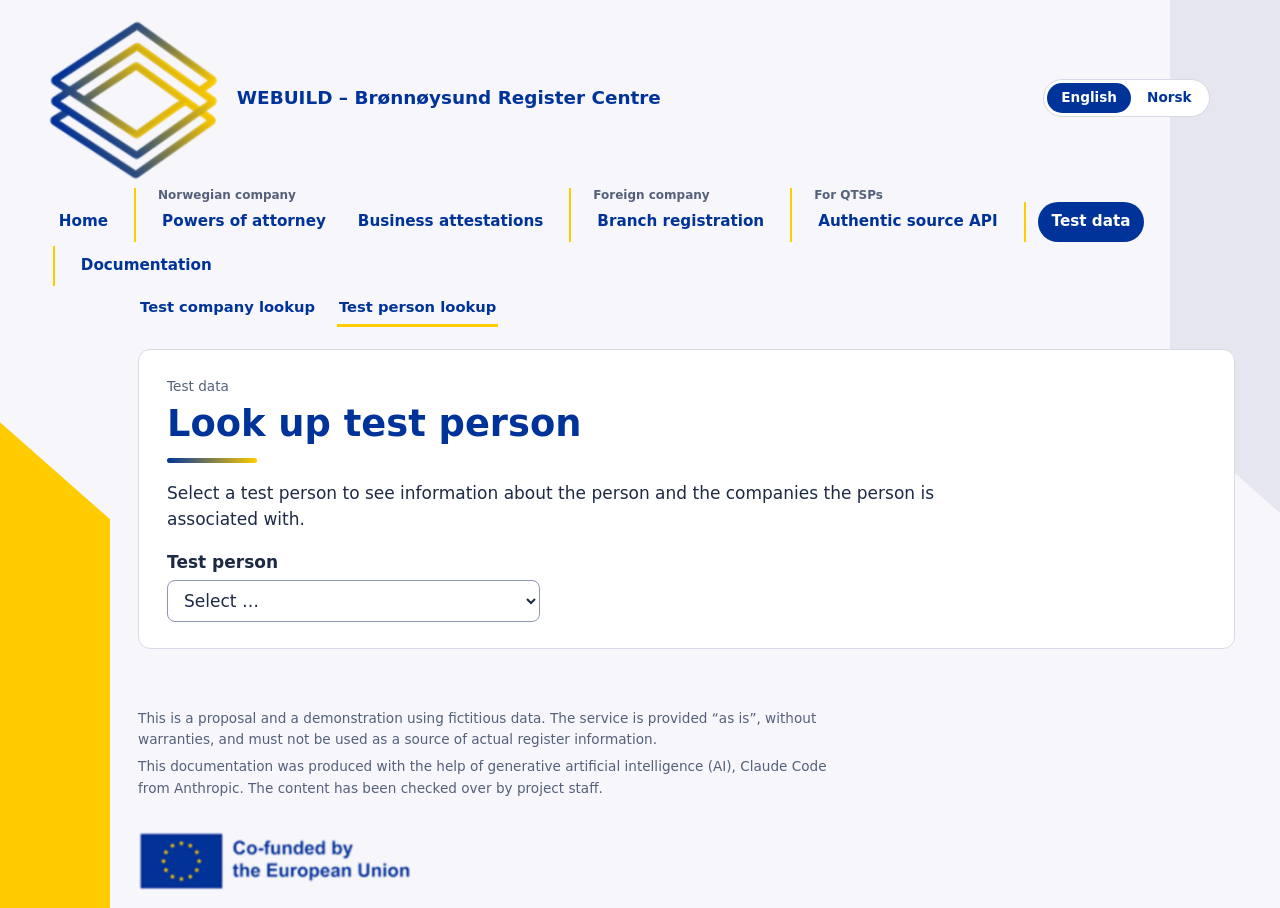
<file: forslag/oppslag-testperson.html>
<!doctype html>
<html lang="en">
<head>
  <meta charset="utf-8">
  <meta name="viewport" content="width=device-width, initial-scale=1">
  <title data-i18n="title.person">Test person lookup | Brønnøysund Register Centre</title>
  <link rel="stylesheet" href="styles.css">
  <link rel="icon" href="../assets/favicon.png" type="image/png">
  <link rel="apple-touch-icon" href="../assets/apple-touch-icon.png">
  <script>try { if (localStorage.getItem("sprak") === "nb") document.documentElement.style.visibility = "hidden"; } catch (e) {}</script>
</head>
<body>
  <a class="skip" href="#innhold" style="position:absolute;left:-999px" data-i18n="skip">Skip to content</a>
  <div class="side">
    <div class="deko venstre" aria-hidden="true"></div>
    <div class="deko hoyre" aria-hidden="true"></div>

    <header class="topp">
      <a class="logo utsnitt" href="index.html" role="img" aria-label="WE BUILD – home" data-i18n-attr="aria-label=logo.label"></a>
      <a class="navn" href="index.html" data-i18n="brand">WEBUILD – Brønnøysund Register Centre</a>
      <nav class="meny" aria-label="Main menu" data-i18n-attr="aria-label=nav.main">
        <ul>
          <li><a href="index.html" data-i18n="nav.home">Home</a></li>
          <li class="gruppe"><span class="gnavn" data-i18n="nav.g.no">Norwegian company</span>
            <ul>
            <li><a href="tildele-fullmakt.html" data-i18n="nav.poa">Powers of attorney</a></li>
            <li><a href="hente-eucc.html" data-i18n="nav.attest">Business attestations</a></li>
            </ul></li>
          <li class="gruppe"><span class="gnavn" data-i18n="nav.g.fo">Foreign company</span>
            <ul>
            <li><a href="filialregistrering.html" data-i18n="nav.branch">Branch registration</a></li>
            </ul></li>
          <li class="gruppe"><span class="gnavn" data-i18n="nav.g.qtsp">For QTSPs</span>
            <ul>
            <li><a href="autentisk-kilde.html" data-i18n="nav.api">Authentic source API</a></li>
            </ul></li>
          <li class="skille"><a href="oppslag-testvirksomhet.html" aria-current="page" data-i18n="nav.testdata">Test data</a></li>
          <li class="skille"><a href="dokumentasjon.html" data-i18n="nav.doc">Documentation</a></li>
        </ul>
      </nav>
      <div class="sprak" role="group" aria-label="Language" data-i18n-attr="aria-label=lang.label">
        <button type="button" lang="en" data-lang="en" aria-pressed="true">English</button>
        <button type="button" lang="nb" data-lang="nb" aria-pressed="false">Norsk</button>
      </div>
    </header>

    <nav class="undermeny" aria-label="Test data" data-i18n-attr="aria-label=sub.testdata">
      <ul>
        <li><a href="oppslag-testvirksomhet.html" data-i18n="sub.company">Test company lookup</a></li>
        <li><a href="oppslag-testperson.html" aria-current="page" data-i18n="sub.person">Test person lookup</a></li>
      </ul>
    </nav>

<main class="innhold" id="innhold">
    <section class="panel">
      <p class="eyebrow" data-i18n="nav.testdata">Test data</p>
      <h1 data-i18n="lp.h1">Look up test person</h1>
      <p data-i18n="lp.lead">Select a test person to see information about the person and the companies the person is associated with.</p>
      <label for="velg-person" data-i18n="lp.label">Test person</label>
      <select id="velg-person"></select>
    </section>
    <section class="panel" id="resultat-person" aria-live="polite" hidden></section>
  </main>

    <p class="ansvar"><span data-i18n="ansvar">This is a proposal and a demonstration using fictitious data. The service is provided “as is”, without warranties, and must not be used as a source of actual register information.</span> <span class="ki" data-i18n="ki">This documentation was produced with the help of generative artificial intelligence (AI), Claude Code from Anthropic. The content has been checked over by project staff.</span></p>
    <footer class="bunn">
      <div class="eu utsnitt" role="img" aria-label="Co-funded by the European Union"></div>
    </footer>
  </div>
  <script src="../testdata-data.js"></script>
  <script src="../i18n.js"></script>
  <script src="../oppslag.js"></script>
</body>
</html>
</file>
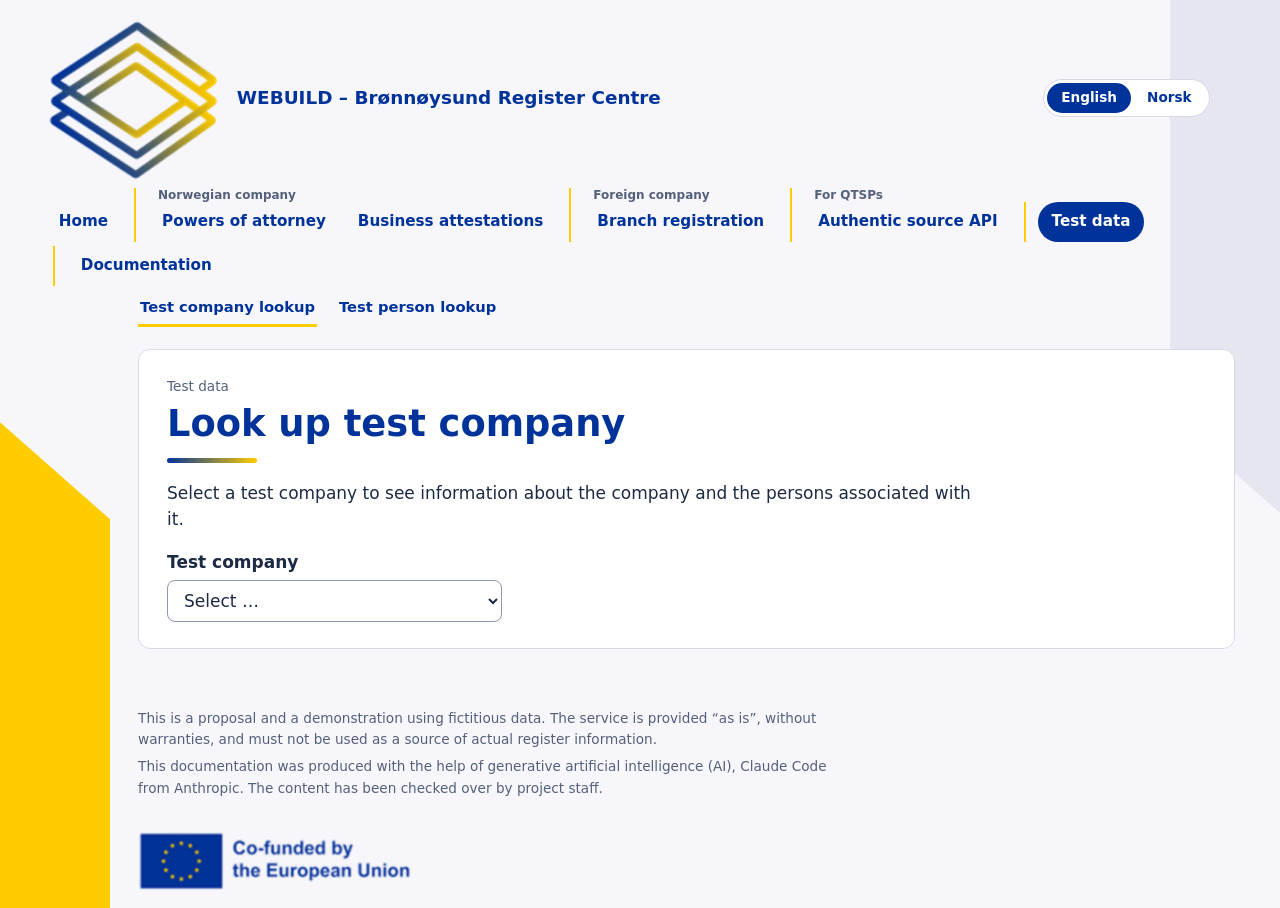
<file: forslag/oppslag-testvirksomhet.html>
<!doctype html>
<html lang="en">
<head>
  <meta charset="utf-8">
  <meta name="viewport" content="width=device-width, initial-scale=1">
  <title data-i18n="title.company">Test company lookup | Brønnøysund Register Centre</title>
  <link rel="stylesheet" href="styles.css">
  <link rel="icon" href="../assets/favicon.png" type="image/png">
  <link rel="apple-touch-icon" href="../assets/apple-touch-icon.png">
  <script>try { if (localStorage.getItem("sprak") === "nb") document.documentElement.style.visibility = "hidden"; } catch (e) {}</script>
</head>
<body>
  <a class="skip" href="#innhold" style="position:absolute;left:-999px" data-i18n="skip">Skip to content</a>
  <div class="side">
    <div class="deko venstre" aria-hidden="true"></div>
    <div class="deko hoyre" aria-hidden="true"></div>

    <header class="topp">
      <a class="logo utsnitt" href="index.html" role="img" aria-label="WE BUILD – home" data-i18n-attr="aria-label=logo.label"></a>
      <a class="navn" href="index.html" data-i18n="brand">WEBUILD – Brønnøysund Register Centre</a>
      <nav class="meny" aria-label="Main menu" data-i18n-attr="aria-label=nav.main">
        <ul>
          <li><a href="index.html" data-i18n="nav.home">Home</a></li>
          <li class="gruppe"><span class="gnavn" data-i18n="nav.g.no">Norwegian company</span>
            <ul>
            <li><a href="tildele-fullmakt.html" data-i18n="nav.poa">Powers of attorney</a></li>
            <li><a href="hente-eucc.html" data-i18n="nav.attest">Business attestations</a></li>
            </ul></li>
          <li class="gruppe"><span class="gnavn" data-i18n="nav.g.fo">Foreign company</span>
            <ul>
            <li><a href="filialregistrering.html" data-i18n="nav.branch">Branch registration</a></li>
            </ul></li>
          <li class="gruppe"><span class="gnavn" data-i18n="nav.g.qtsp">For QTSPs</span>
            <ul>
            <li><a href="autentisk-kilde.html" data-i18n="nav.api">Authentic source API</a></li>
            </ul></li>
          <li class="skille"><a href="oppslag-testvirksomhet.html" aria-current="page" data-i18n="nav.testdata">Test data</a></li>
          <li class="skille"><a href="dokumentasjon.html" data-i18n="nav.doc">Documentation</a></li>
        </ul>
      </nav>
      <div class="sprak" role="group" aria-label="Language" data-i18n-attr="aria-label=lang.label">
        <button type="button" lang="en" data-lang="en" aria-pressed="true">English</button>
        <button type="button" lang="nb" data-lang="nb" aria-pressed="false">Norsk</button>
      </div>
    </header>

    <nav class="undermeny" aria-label="Test data" data-i18n-attr="aria-label=sub.testdata">
      <ul>
        <li><a href="oppslag-testvirksomhet.html" aria-current="page" data-i18n="sub.company">Test company lookup</a></li>
        <li><a href="oppslag-testperson.html" data-i18n="sub.person">Test person lookup</a></li>
      </ul>
    </nav>

<main class="innhold" id="innhold">
    <section class="panel">
      <p class="eyebrow" data-i18n="nav.testdata">Test data</p>
      <h1 data-i18n="lk.h1">Look up test company</h1>
      <p data-i18n="lk.lead">Select a test company to see information about the company and the persons associated with it.</p>
      <label for="velg-virksomhet" data-i18n="lk.label">Test company</label>
      <select id="velg-virksomhet"></select>
    </section>
    <section class="panel" id="resultat-virksomhet" aria-live="polite" hidden></section>
  </main>

    <p class="ansvar"><span data-i18n="ansvar">This is a proposal and a demonstration using fictitious data. The service is provided “as is”, without warranties, and must not be used as a source of actual register information.</span> <span class="ki" data-i18n="ki">This documentation was produced with the help of generative artificial intelligence (AI), Claude Code from Anthropic. The content has been checked over by project staff.</span></p>
    <footer class="bunn">
      <div class="eu utsnitt" role="img" aria-label="Co-funded by the European Union"></div>
    </footer>
  </div>
  <script src="../testdata-data.js"></script>
  <script src="../i18n.js"></script>
  <script src="../oppslag.js"></script>
</body>
</html>
</file>
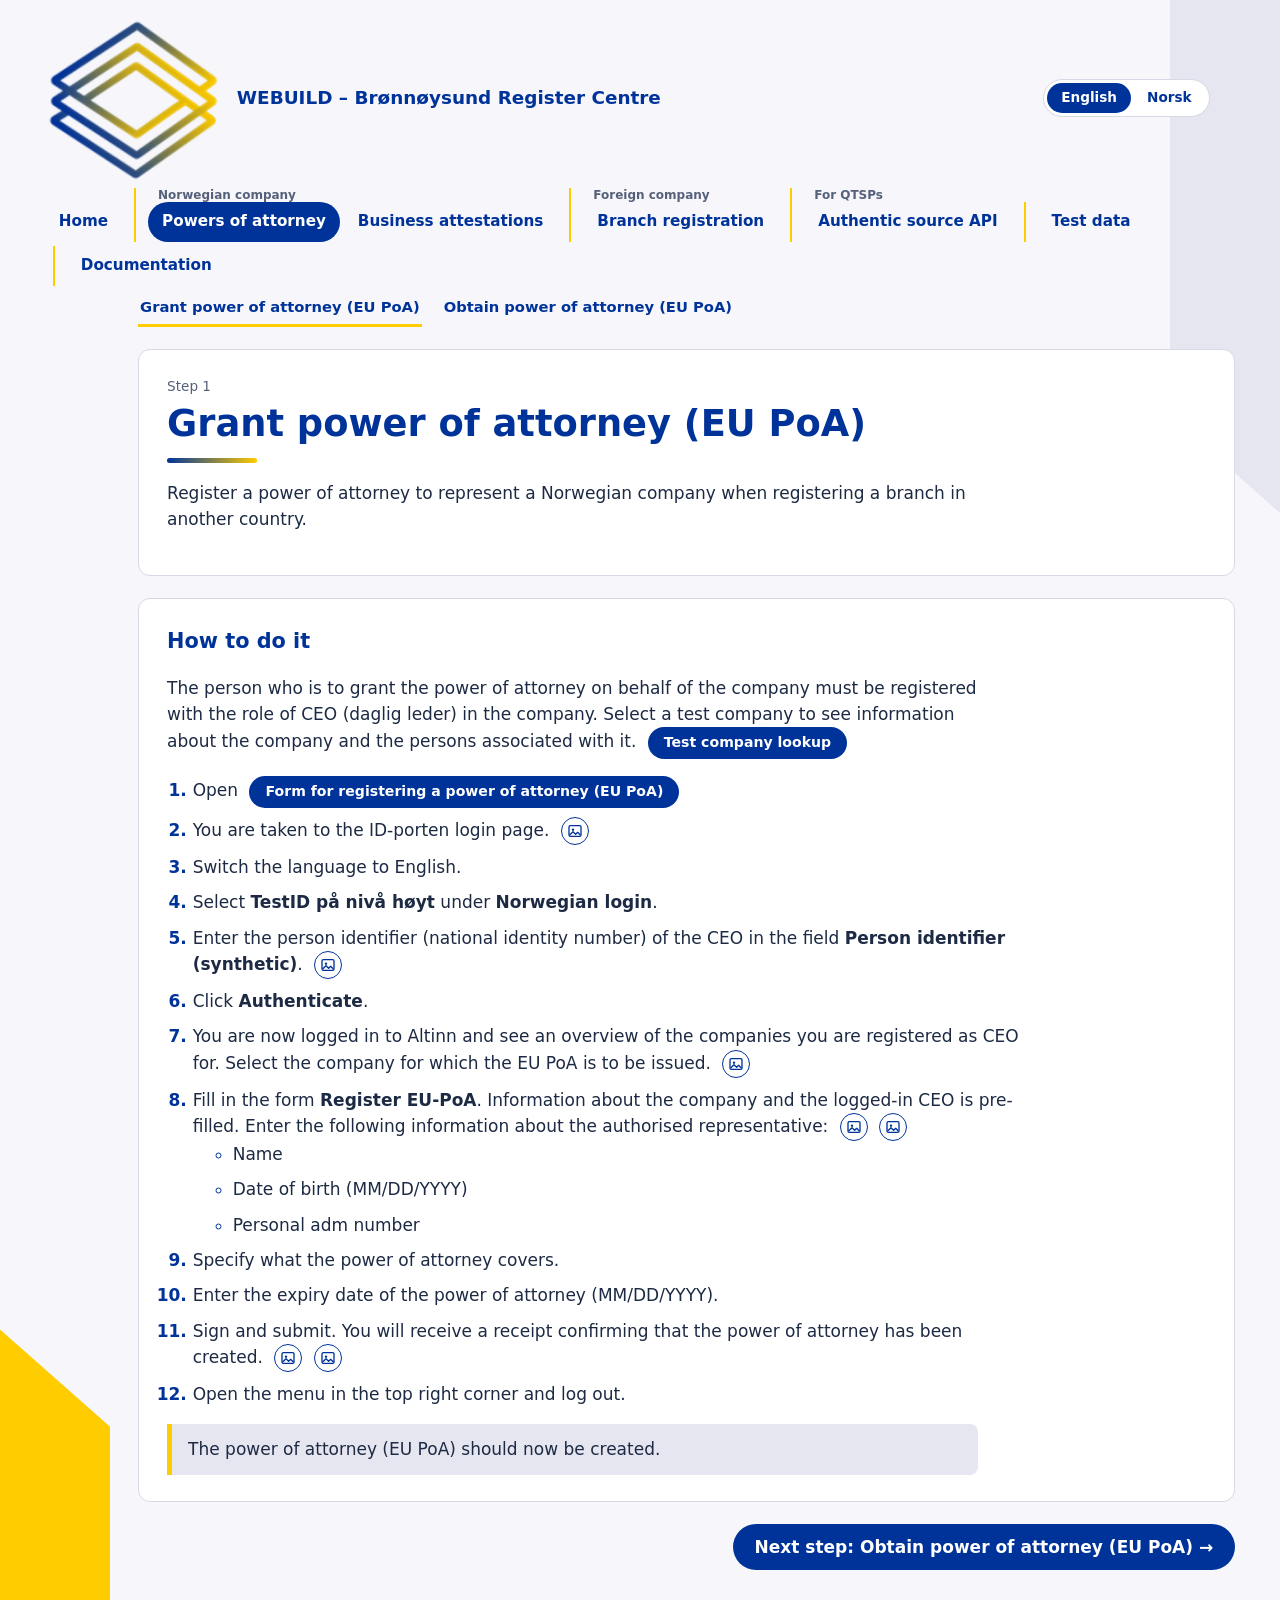
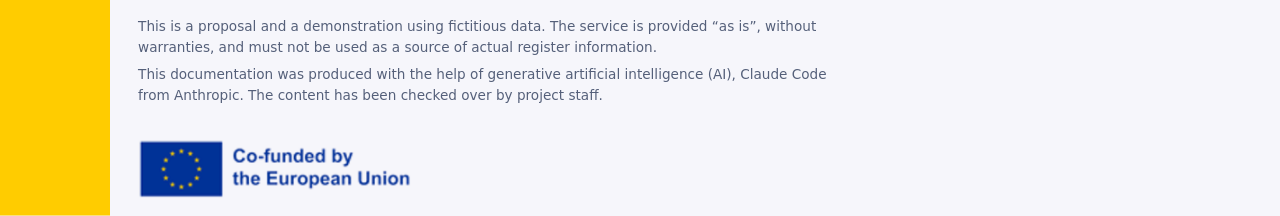
<file: forslag/tildele-fullmakt.html>
<!doctype html>
<html lang="en">
<head>
  <meta charset="utf-8">
  <meta name="viewport" content="width=device-width, initial-scale=1">
  <title data-i18n="title.grant">Grant power of attorney (EU PoA) | Brønnøysund Register Centre</title>
  <link rel="stylesheet" href="styles.css">
  <link rel="icon" href="../assets/favicon.png" type="image/png">
  <link rel="apple-touch-icon" href="../assets/apple-touch-icon.png">
  <script>try { if (localStorage.getItem("sprak") === "nb") document.documentElement.style.visibility = "hidden"; } catch (e) {}</script>
</head>
<body>
  <a class="skip" href="#innhold" style="position:absolute;left:-999px" data-i18n="skip">Skip to content</a>
  <div class="side">
    <div class="deko venstre" aria-hidden="true"></div>
    <div class="deko hoyre" aria-hidden="true"></div>

    <header class="topp">
      <a class="logo utsnitt" href="index.html" role="img" aria-label="WE BUILD – home" data-i18n-attr="aria-label=logo.label"></a>
      <a class="navn" href="index.html" data-i18n="brand">WEBUILD – Brønnøysund Register Centre</a>
      <nav class="meny" aria-label="Main menu" data-i18n-attr="aria-label=nav.main">
        <ul>
          <li><a href="index.html" data-i18n="nav.home">Home</a></li>
          <li class="gruppe"><span class="gnavn" data-i18n="nav.g.no">Norwegian company</span>
            <ul>
            <li><a href="tildele-fullmakt.html" aria-current="page" data-i18n="nav.poa">Powers of attorney</a></li>
            <li><a href="hente-eucc.html" data-i18n="nav.attest">Business attestations</a></li>
            </ul></li>
          <li class="gruppe"><span class="gnavn" data-i18n="nav.g.fo">Foreign company</span>
            <ul>
            <li><a href="filialregistrering.html" data-i18n="nav.branch">Branch registration</a></li>
            </ul></li>
          <li class="gruppe"><span class="gnavn" data-i18n="nav.g.qtsp">For QTSPs</span>
            <ul>
            <li><a href="autentisk-kilde.html" data-i18n="nav.api">Authentic source API</a></li>
            </ul></li>
          <li class="skille"><a href="oppslag-testvirksomhet.html" data-i18n="nav.testdata">Test data</a></li>
          <li class="skille"><a href="dokumentasjon.html" data-i18n="nav.doc">Documentation</a></li>
        </ul>
      </nav>
      <div class="sprak" role="group" aria-label="Language" data-i18n-attr="aria-label=lang.label">
        <button type="button" lang="en" data-lang="en" aria-pressed="true">English</button>
        <button type="button" lang="nb" data-lang="nb" aria-pressed="false">Norsk</button>
      </div>
    </header>

    <nav class="undermeny" aria-label="Powers of attorney" data-i18n-attr="aria-label=sub.poa">
      <ul>
        <li><a href="tildele-fullmakt.html" aria-current="page" data-i18n="sub.grant">Grant power of attorney (EU PoA)</a></li>
        <li><a href="hente-fullmakt.html" data-i18n="sub.obtainpoa">Obtain power of attorney (EU PoA)</a></li>
      </ul>
    </nav>

<main class="innhold" id="innhold">
    <section class="panel">
      <p class="eyebrow" data-i18n="eyebrow.1">Step 1</p>
      <h1 data-i18n="t.h1">Grant power of attorney (EU PoA)</h1>
      <p data-i18n="c1.p">Register a power of attorney to represent a Norwegian company when registering a branch in another country.</p>
    </section>

    <section class="panel">
      <h2 data-i18n="howto">How to do it</h2>
      <p><span data-i18n="t.intro">The person who is to grant the power of attorney on behalf of the company must be registered with the role of CEO (daglig leder) in the company. Select a test company to see information about the company and the persons associated with it.</span> <a class="btn liten" href="oppslag-testvirksomhet.html" target="_blank" rel="noopener" data-i18n="sub.company">Test company lookup</a></p>
      <ol class="steps">
        <li><span data-i18n="t.s1">Open</span> <a class="btn liten" href="https://brg.apps.tt02.altinn.no/brg/wallet-eu-poa-registrering/" target="_blank" rel="noopener" data-i18n="t.s1b">Form for registering a power of attorney (EU PoA)</a></li>
        <li><span data-i18n="t.s2">You are taken to the ID-porten login page.</span> <button type="button" class="bilde" data-bilde="../assets/steg/tildele-fullmakt-02.png" data-tekst="bilde.t2" aria-label="Show screenshot" title="Show screenshot" data-i18n-attr="aria-label=bilde.vis;title=bilde.vis"><svg viewBox="0 0 24 24" width="16" height="16" aria-hidden="true" focusable="false"><rect x="3" y="4" width="18" height="16" rx="2" fill="none" stroke="currentColor" stroke-width="2"/><circle cx="9" cy="10" r="1.8" fill="currentColor"/><path d="M4 18l5-5 4 4 3-3 4 4" fill="none" stroke="currentColor" stroke-width="2" stroke-linejoin="round"/></svg></button></li>
        <li data-i18n="t.s3">Switch the language to English.</li>
        <li data-i18n="t.s4">Select <strong>TestID på nivå høyt</strong> under <strong>Norwegian login</strong>.</li>
        <li><span data-i18n="t.s5">Enter the person identifier (national identity number) of the CEO in the field <strong>Person identifier (synthetic)</strong>.</span> <button type="button" class="bilde" data-bilde="../assets/steg/tildele-fullmakt-05.webp" data-tekst="bilde.t5" aria-label="Show screenshot" title="Show screenshot" data-i18n-attr="aria-label=bilde.vis;title=bilde.vis"><svg viewBox="0 0 24 24" width="16" height="16" aria-hidden="true" focusable="false"><rect x="3" y="4" width="18" height="16" rx="2" fill="none" stroke="currentColor" stroke-width="2"/><circle cx="9" cy="10" r="1.8" fill="currentColor"/><path d="M4 18l5-5 4 4 3-3 4 4" fill="none" stroke="currentColor" stroke-width="2" stroke-linejoin="round"/></svg></button></li>
        <li data-i18n="t.s6">Click <strong>Authenticate</strong>.</li>
        <li><span data-i18n="t.s7">You are now logged in to Altinn and see an overview of the companies you are registered as CEO for. Select the company for which the EU PoA is to be issued.</span> <button type="button" class="bilde" data-bilde="../assets/steg/tildele-fullmakt-07.png" data-tekst="bilde.t7" aria-label="Show screenshot" title="Show screenshot" data-i18n-attr="aria-label=bilde.vis;title=bilde.vis"><svg viewBox="0 0 24 24" width="16" height="16" aria-hidden="true" focusable="false"><rect x="3" y="4" width="18" height="16" rx="2" fill="none" stroke="currentColor" stroke-width="2"/><circle cx="9" cy="10" r="1.8" fill="currentColor"/><path d="M4 18l5-5 4 4 3-3 4 4" fill="none" stroke="currentColor" stroke-width="2" stroke-linejoin="round"/></svg></button></li>
        <li><span data-i18n="t.s8">Fill in the form <strong>Register EU-PoA</strong>. Information about the company and the logged-in CEO is pre-filled. Enter the following information about the authorised representative:</span> <button type="button" class="bilde" data-bilde="../assets/steg/tildele-fullmakt-08a.png" data-tekst="bilde.t8a" aria-label="Show screenshot: overview" title="Show screenshot: overview" data-i18n-attr="aria-label=bilde.vis.t8a;title=bilde.vis.t8a"><svg viewBox="0 0 24 24" width="16" height="16" aria-hidden="true" focusable="false"><rect x="3" y="4" width="18" height="16" rx="2" fill="none" stroke="currentColor" stroke-width="2"/><circle cx="9" cy="10" r="1.8" fill="currentColor"/><path d="M4 18l5-5 4 4 3-3 4 4" fill="none" stroke="currentColor" stroke-width="2" stroke-linejoin="round"/></svg></button> <button type="button" class="bilde" data-bilde="../assets/steg/tildele-fullmakt-08b.png" data-tekst="bilde.t8b" aria-label="Show screenshot: form" title="Show screenshot: form" data-i18n-attr="aria-label=bilde.vis.t8b;title=bilde.vis.t8b"><svg viewBox="0 0 24 24" width="16" height="16" aria-hidden="true" focusable="false"><rect x="3" y="4" width="18" height="16" rx="2" fill="none" stroke="currentColor" stroke-width="2"/><circle cx="9" cy="10" r="1.8" fill="currentColor"/><path d="M4 18l5-5 4 4 3-3 4 4" fill="none" stroke="currentColor" stroke-width="2" stroke-linejoin="round"/></svg></button>
          <ul>
            <li data-i18n="f.name">Name</li>
            <li data-i18n="f.dob">Date of birth (MM/DD/YYYY)</li>
            <li>Personal adm number</li>
          </ul>
        </li>
        <li data-i18n="t.s9">Specify what the power of attorney covers.</li>
        <li data-i18n="t.s10">Enter the expiry date of the power of attorney (MM/DD/YYYY).</li>
        <li><span data-i18n="t.s11">Sign and submit. You will receive a receipt confirming that the power of attorney has been created.</span> <button type="button" class="bilde" data-bilde="../assets/steg/tildele-fullmakt-11a.png" data-tekst="bilde.t11a" aria-label="Show screenshot: signing" title="Show screenshot: signing" data-i18n-attr="aria-label=bilde.vis.t11a;title=bilde.vis.t11a"><svg viewBox="0 0 24 24" width="16" height="16" aria-hidden="true" focusable="false"><rect x="3" y="4" width="18" height="16" rx="2" fill="none" stroke="currentColor" stroke-width="2"/><circle cx="9" cy="10" r="1.8" fill="currentColor"/><path d="M4 18l5-5 4 4 3-3 4 4" fill="none" stroke="currentColor" stroke-width="2" stroke-linejoin="round"/></svg></button> <button type="button" class="bilde" data-bilde="../assets/steg/tildele-fullmakt-11b.png" data-tekst="bilde.t11b" aria-label="Show screenshot: receipt" title="Show screenshot: receipt" data-i18n-attr="aria-label=bilde.vis.t11b;title=bilde.vis.t11b"><svg viewBox="0 0 24 24" width="16" height="16" aria-hidden="true" focusable="false"><rect x="3" y="4" width="18" height="16" rx="2" fill="none" stroke="currentColor" stroke-width="2"/><circle cx="9" cy="10" r="1.8" fill="currentColor"/><path d="M4 18l5-5 4 4 3-3 4 4" fill="none" stroke="currentColor" stroke-width="2" stroke-linejoin="round"/></svg></button></li>
        <li data-i18n="t.s12">Open the menu in the top right corner and log out.</li>
      </ol>
      <div class="notice" style="margin:16px 0 0" data-i18n="t.done">The power of attorney (EU PoA) should now be created.</div>
    </section>
    <p class="next"><a class="btn" href="hente-fullmakt.html" target="_blank" rel="noopener" data-i18n="next.obtainpoa">Next step: Obtain power of attorney (EU PoA) →</a></p>
  </main>

    <p class="ansvar"><span data-i18n="ansvar">This is a proposal and a demonstration using fictitious data. The service is provided “as is”, without warranties, and must not be used as a source of actual register information.</span> <span class="ki" data-i18n="ki">This documentation was produced with the help of generative artificial intelligence (AI), Claude Code from Anthropic. The content has been checked over by project staff.</span></p>
    <footer class="bunn">
      <div class="eu utsnitt" role="img" aria-label="Co-funded by the European Union"></div>
    </footer>
  </div>
  <script src="../i18n.js"></script>
  <script src="../bilder.js"></script>
</body>
</html>
</file>
<file: forslag/styles.css>
/* Stilark for WE BUILD-løsningen (forslag/), basert på WE BUILD-malen. */
:root {
  --blaa: #003399;
  --lavendel: #e6e6f1;
  --bakgrunn: #f6f6fb;
  --gul: #ffcc00;
  --tekst: #1d2a44;
  --dempet: #55607a;
  --kant: #d6d9e6;
  --focus: #f2a900;
}

* { box-sizing: border-box; }

body {
  margin: 0;
  background: var(--bakgrunn);
  color: var(--tekst);
  font-family: "Source Sans Pro", "Segoe UI", system-ui, sans-serif;
  font-size: 17px;
  line-height: 1.55;
}

a { color: var(--blaa); }
a:focus-visible { outline: 3px solid var(--focus); outline-offset: 2px; }

.side {
  position: relative;
  min-height: 100vh;
  overflow: hidden;
  display: flex;
  flex-direction: column;
  /* Kantene følger formene i malen: gul blokk til venstre, lavendelform til høyre */
  --venstre: clamp(64px, calc(8.6vw + 28px), 200px);
  --hoyre: clamp(24px, 3.5vw, 72px);
  --innholdsbredde: 1700px; /* største bredde på forsiden */
  --innholdsbredde-side: 1120px; /* største bredde på undersidene */
}

/* Dekorative former fra malen */
.deko { position: absolute; pointer-events: none; }
.deko.venstre {
  left: 0; bottom: 0;
  width: clamp(40px, 8.6vw, 170px);
  height: min(54vh, 603px);
  background: var(--gul);
  clip-path: polygon(0 0, 100% 20%, 100% 100%, 0 100%);
}
.deko.hoyre {
  right: 0; top: 0;
  width: clamp(40px, 8.6vw, 170px);
  height: min(57vh, 635px);
  background: var(--lavendel);
  clip-path: polygon(0 0, 100% 0, 100% 100%, 0 81%);
}

/* Utsnitt fra malen: logo og EU-merke */
.utsnitt {
  background-image: url("../assets/we-build-mal-gul.png");
  background-repeat: no-repeat;
  mix-blend-mode: multiply; /* hvit bakgrunn i utsnittene blir gjennomsiktig */
}
.logo {
  display: block;
  width: 176px; height: 164px;
  background-size: 1787px auto;
  background-position: -63px -45px;
  flex: none;
}
.eu {
  width: 276px; height: 60px;
  background-size: 1787px auto;
  background-position: -302px -929px;
}

header.topp {
  position: relative;
  display: flex;
  align-items: center;
  gap: 8px 16px;
  padding: 16px clamp(16px, 3vw, 48px) 0 clamp(16px, 3.5vw, 60px);
  flex-wrap: wrap;
}
header.topp .navn { font-weight: 700; color: var(--blaa); font-size: 1.15rem; text-decoration: none; }

/* Språkvelger */
.sprak { margin-left: auto; margin-right: clamp(0px, 2.5vw, 48px); display: flex; gap: 2px; padding: 3px; background: #fff; border: 1px solid var(--kant); border-radius: 999px; }
.sprak button {
  font: inherit; font-size: .85rem; font-weight: 600; border: 0; background: transparent;
  color: var(--blaa); padding: 4px 14px; border-radius: 999px; cursor: pointer;
}
.sprak button:hover { background: var(--lavendel); }
.sprak button[aria-pressed="true"] { background: var(--blaa); color: #fff; }
.sprak button:focus-visible { outline: 3px solid var(--focus); outline-offset: 2px; }

/* når menyen ikke får plass på én linje: språkvalget står øverst til høyre, menyen på egen linje under */
@media (max-width: 2100px) {
  .sprak { order: 1; }
  nav.meny { order: 2; flex-basis: 100%; }
}
nav.meny ul { list-style: none; margin: 0; padding: 0; display: flex; flex-wrap: wrap; gap: 4px; }
nav.meny a {
  display: block; padding: 8px 14px; border-radius: 999px;
  color: var(--blaa); font-weight: 600; text-decoration: none; font-size: .95rem;
}
nav.meny a:hover { background: var(--lavendel); }
nav.meny a[aria-current="page"] { background: var(--blaa); color: #fff; }

.innhold {
  position: relative;
  flex: 1;
  width: 100%;
  max-width: calc(var(--venstre) + var(--innholdsbredde) + var(--hoyre));
  padding: 8px var(--hoyre) 24px var(--venstre);
}

.innhold:not(.forside) { max-width: calc(var(--venstre) + var(--innholdsbredde-side) + var(--hoyre)); }

.intro { display: grid; grid-template-columns: 1fr auto; gap: 24px 40px; align-items: center; }
.bu2 { width: clamp(150px, 17vw, 230px); height: auto; mix-blend-mode: multiply; justify-self: center; }

.intro h1 {
  color: var(--blaa);
  font-size: clamp(1.9rem, 3.6vw, 2.9rem);
  line-height: 1.12;
  margin: 12px 0 14px;
  max-width: 46ch;
}
.strek {
  height: 6px; width: 120px; border-radius: 3px; margin-bottom: 22px;
  background: linear-gradient(90deg, var(--blaa), var(--gul));
}
.innhold .ingress { max-width: 110ch; font-size: 1.1rem; margin: 0 0 14px; }
.ingress.dempet { color: var(--dempet); font-size: 1rem; }

h2 { color: var(--blaa); font-size: 1.3rem; margin: 34px 0 20px; }

.steg {
  list-style: none; margin: 0; padding: 0;
  display: grid; gap: 28px 18px;
  grid-template-columns: repeat(2, 1fr); /* 2 x 2 på mellomstore skjermer */
}
@media (min-width: 1300px) { .steg { grid-template-columns: repeat(4, 1fr); } }
@media (max-width: 600px) { .steg { grid-template-columns: 1fr; } }
.steg li { position: relative; }
.steg a, .steg .kort {
  display: block; height: 100%;
  background: #fff; color: var(--tekst); text-decoration: none;
  border: 1px solid var(--kant); border-radius: 10px;
  padding: 34px 18px 18px;
  box-shadow: 0 1px 0 rgba(0,51,153,.05);
}
.steg a:hover { border-color: var(--blaa); box-shadow: 0 6px 18px rgba(0,51,153,.12); }
.steg .nr {
  position: absolute; top: -18px; left: 16px;
  width: 38px; height: 38px; border-radius: 50%;
  background: var(--blaa); color: #fff; font-weight: 700;
  display: grid; place-items: center;
  box-shadow: 0 0 0 3px #fff, 0 0 0 5px var(--gul);
}
.steg h3, .steg h4 { margin: 0 0 6px; color: var(--blaa); font-size: 1.05rem; line-height: 1.25; font-weight: 700; }
.steg p { margin: 0; color: var(--dempet); font-size: .95rem; }

/* To separate løsninger på forsiden */
.loesninger { display: grid; grid-template-columns: repeat(2, minmax(0, 1fr)); gap: 28px; }
@media (max-width: 900px) { .loesninger { grid-template-columns: 1fr; } }
.sti { background: rgba(255, 255, 255, .55); border: 1px solid var(--kant); border-radius: 14px; padding: 18px 18px 22px; }
.sti > h3 { margin: 0 0 8px; color: var(--blaa); font-size: 1.2rem; line-height: 1.25; }
.sti .steg { grid-template-columns: 1fr; }
.chip { display: inline-block; margin: 0 0 26px; padding: 2px 12px; border-radius: 999px; background: var(--lavendel); color: var(--blaa); font-size: .85rem; font-weight: 600; }
.steg .kort.ute { background: transparent; border: 1px dashed #8f98b3; color: var(--dempet); box-shadow: none; }
.steg .kort.ute h4 { color: var(--dempet); }
.steg .kort.ute .nr { background: var(--bakgrunn); color: var(--dempet); border: 1px dashed #8f98b3; box-shadow: none; }
.land-valg:focus-visible, .valgdialog button:focus-visible { outline: 3px solid var(--focus); outline-offset: 2px; }
.land { margin-top: 14px; padding-top: 12px; border-top: 1px dashed #8f98b3; }
.steg .land p { margin: 0 0 10px; }
.land ul { list-style: none; margin: 0; padding: 0; display: flex; flex-wrap: wrap; gap: 10px; }
.land-valg {
  display: inline-flex; align-items: center; gap: 10px; padding: 8px 14px; font: inherit; color: var(--tekst);
  background: #fff; border: 1px solid var(--blaa); border-radius: 8px; cursor: pointer;
}
.land-valg:hover { background: var(--lavendel); }
.land-valg img.flagg { height: 1.4rem; width: auto; outline: 1px solid rgba(0, 0, 0, .2); }
.valgdialog {
  border: 0; border-radius: 12px; padding: 22px 24px; background: #fff; color: var(--tekst);
  max-width: min(92vw, 480px); box-shadow: 0 20px 60px rgba(0, 0, 0, .35);
}
.valgdialog::backdrop { background: rgba(10, 20, 50, .6); }
.valgdialog p { margin: 0 0 10px; }
.valgdialog .sporsmal { font-weight: 600; color: var(--blaa); }
.valgdialog .adresse { color: var(--dempet); font-size: .9rem; overflow-wrap: anywhere; }
.valgdialog .knapper { display: flex; gap: 10px; justify-content: flex-end; margin-top: 16px; }
.valgdialog button { font: inherit; padding: 8px 18px; border-radius: 8px; border: 1px solid var(--blaa); background: #fff; color: var(--blaa); cursor: pointer; }
.valgdialog button.apne { background: var(--blaa); color: #fff; }
.nokkel { display: flex; flex-wrap: wrap; gap: 8px 24px; margin: 16px 0 0; font-size: .9rem; color: var(--dempet); }
.nk { display: inline-flex; align-items: center; gap: 8px; }
.sw { display: inline-block; width: 16px; height: 16px; border-radius: 4px; }
.sw.inne { background: #fff; border: 1px solid var(--kant); box-shadow: 0 0 0 2px var(--gul); }
.sw.ute { border: 1px dashed #8f98b3; }

/* Menygrupper */
nav.meny > ul { align-items: flex-end; }
nav.meny li.gruppe { display: flex; flex-direction: column; align-items: flex-start; gap: 0; margin-left: 8px; padding-left: 12px; border-left: 2px solid var(--gul); }
nav.meny > ul > li.skille { display: flex; align-items: center; margin-left: 8px; padding-left: 12px; border-left: 2px solid var(--gul); }
nav.meny .gnavn { font-size: .75rem; font-weight: 600; color: var(--dempet); padding-left: 10px; line-height: 1.2; }

footer.bunn {
  position: absolute; left: var(--venstre); bottom: 0;
  padding: 0 0 16px 0;
  display: flex; align-items: flex-end;
}
.ansvar {
  position: relative;
  padding: 0 var(--venstre) 96px var(--venstre);
  max-width: 1000px; color: var(--dempet); font-size: .85rem;
}
.ansvar .ki { display: block; margin-top: 6px; }

@media (max-width: 900px) {
  .side { --venstre: calc(clamp(40px, 8.6vw, 170px) + 16px); --hoyre: clamp(24px, 3.5vw, 40px); }
}

@media (max-width: 720px) {
  .logo { width: 110px; height: 102px; background-size: 1117px auto; background-position: -39px -28px; }
  .deko.venstre, .deko.hoyre { width: 28px; }
  .side { --venstre: 44px; }
  .innhold { padding: 8px 28px 24px var(--venstre); }
  .sprak { margin-right: 0; }
  .intro { grid-template-columns: 1fr; }
  .bu2 { width: 150px; justify-self: start; }
  .eu { width: 184px; height: 40px; background-size: 1191px auto; background-position: -201px -619px; }
}

/* ---------- Undermeny ---------- */
nav.undermeny { position: relative; padding: 4px clamp(16px, 3vw, 48px) 0 var(--venstre); }
nav.undermeny ul { list-style: none; margin: 0; padding: 0; display: flex; flex-wrap: wrap; gap: 4px 20px; }
nav.undermeny a {
  display: block; padding: 6px 2px; color: var(--blaa); text-decoration: none;
  font-weight: 600; font-size: .92rem; border-bottom: 3px solid transparent;
}
nav.undermeny a:hover { border-bottom-color: var(--lavendel); }
nav.undermeny a[aria-current="page"] { border-bottom-color: var(--gul); }

/* ---------- Innholdskomponenter fra de eksisterende sidene ---------- */
.innhold { padding-bottom: 24px; } /* ansvarsteksten under gir plass til EU-merket */
.innhold .panel {
  background: #fff; border: 1px solid var(--kant); border-radius: 12px;
  padding: 26px 28px; margin: 14px 0 22px;
}
.innhold .eyebrow { font-size: .85rem; color: var(--dempet); margin: 0 0 6px; }
.innhold h1 {
  color: var(--blaa); font-size: clamp(1.7rem, 3vw, 2.3rem); line-height: 1.15; margin: 0 0 12px;
}
.innhold h1::after {
  content: ""; display: block; height: 5px; width: 90px; border-radius: 3px; margin-top: 12px;
  background: linear-gradient(90deg, var(--blaa), var(--gul));
}
.innhold .panel h2 { color: var(--blaa); font-size: 1.3rem; margin: 0 0 12px; }
.innhold .panel h3 { color: var(--blaa); font-size: 1.1rem; margin: 0 0 6px; }
.innhold p { max-width: 75ch; }
.innhold code { background: var(--lavendel); padding: 1px 6px; border-radius: 4px; }
.innhold pre {
  background: var(--bakgrunn); border: 1px solid var(--kant); border-left: 5px solid var(--blaa);
  border-radius: 0 8px 8px 0; padding: 14px 16px; margin: 0 0 18px; overflow-x: auto;
  font-size: .85rem; line-height: 1.5;
}
.innhold pre code { background: none; padding: 0; border-radius: 0; }
.innhold .panel .table-wrap + h3, .innhold .panel dl + h3 { margin-top: 22px; }
.innhold ul.lenker { padding-left: 1.4rem; max-width: 80ch; }
.innhold ul.lenker li { margin-bottom: 8px; overflow-wrap: anywhere; }
.innhold ul.lenker img.flagg { height: .85em; width: auto; margin-right: .45em; vertical-align: -.05em; outline: 1px solid rgba(0, 0, 0, .2); }
.innhold ol.steps { padding-left: 1.6rem; max-width: 80ch; }
.innhold ol.steps li { margin-bottom: 9px; }
.innhold ol.steps li::marker { color: var(--blaa); font-weight: 700; }
.innhold ol.steps a { overflow-wrap: anywhere; }
.innhold .notice {
  max-width: 75ch; background: var(--lavendel); border-left: 5px solid var(--gul);
  padding: 12px 16px; border-radius: 0 8px 8px 0; margin: 16px 0 0;
}
.innhold .hint { color: var(--dempet); font-size: .92rem; margin: 8px 0 0; }
.innhold label { display: block; font-weight: 600; margin-bottom: 4px; }
.innhold select, .innhold input[type="text"] {
  font: inherit; padding: 9px 12px; min-width: 320px; max-width: 100%;
  border: 1px solid #8f98b3; border-radius: 8px; background: #fff; color: var(--tekst);
}
.innhold select:focus-visible, .innhold input:focus-visible { outline: 3px solid var(--focus); outline-offset: 2px; }
.innhold .btn {
  display: inline-block; border: 0; border-radius: 999px; background: var(--blaa); color: #fff;
  font: inherit; font-weight: 600; padding: 10px 22px; text-decoration: none; cursor: pointer;
}
.innhold .btn:hover { background: #00267a; }
.innhold .btn.btn-eu { background: #fff; border: 1px solid var(--blaa); padding: 8px 12px; margin-left: 6px; line-height: 0; vertical-align: middle; }
.innhold .btn.btn-eu:hover { background: var(--lavendel); }
.innhold .btn.btn-eu svg { width: 42px; height: 28px; }

/* Ikon ved et steg som åpner et skjermbilde (bilder.js) */
.innhold .bilde {
  display: inline-flex; align-items: center; justify-content: center;
  width: 28px; height: 28px; margin-left: 6px; padding: 0; vertical-align: middle;
  border: 1px solid var(--blaa); border-radius: 50%; background: #fff; color: var(--blaa); cursor: pointer;
}
.innhold .bilde:hover { background: var(--lavendel); }
.innhold .bilde:focus-visible { outline: 3px solid var(--focus); outline-offset: 2px; }
.bildedialog {
  position: fixed; border: 0; border-radius: 12px; padding: 0; background: #fff; color: var(--tekst);
  max-width: min(94vw, 1100px); max-height: 94vh; overflow: auto;
  box-shadow: 0 20px 60px rgba(0, 0, 0, .35);
}
.bildedialog::backdrop { background: rgba(10, 20, 50, .6); }
.bildedialog figure { margin: 0; }
.bildedialog img { display: block; max-width: 100%; max-height: 78vh; margin: 0 auto; }
.bildedialog figcaption { padding: 12px 56px 14px 20px; border-top: 1px solid var(--kant); font-size: .95rem; }
.bildedialog .lukk {
  position: absolute; bottom: 6px; right: 10px; width: 36px; height: 36px; padding: 0;
  border: 1px solid var(--blaa); border-radius: 50%; background: #fff; color: var(--blaa);
  font-size: 1.4rem; line-height: 1; cursor: pointer;
}
.bildedialog .lukk:hover { background: var(--lavendel); }
.bildedialog .lukk:focus-visible { outline: 3px solid var(--focus); outline-offset: 2px; }
.innhold .btn.liten { padding: 5px 16px; font-size: .88rem; margin-left: 6px; white-space: nowrap; }
@media (max-width: 720px) {
  /* lange knappetekster må kunne brytes på smale skjermer */
  .innhold .btn.liten { white-space: normal; border-radius: 16px; text-align: left; }
}
.innhold .next { text-align: right; margin: 0 0 8px; max-width: none; }
.innhold dl.facts { display: grid; grid-template-columns: max-content 1fr; gap: 8px 24px; margin: 0; }
.innhold dl.facts dt { font-weight: 600; color: var(--dempet); }
.innhold dl.facts dd { margin: 0; }
.innhold .table-wrap { overflow-x: auto; }
.innhold table { width: 100%; border-collapse: collapse; }
.innhold th, .innhold td { text-align: left; padding: 10px 12px; border-bottom: 1px solid var(--kant); }
.innhold th { background: var(--lavendel); color: var(--blaa); font-size: .9rem; }

@media (max-width: 720px) {
  nav.undermeny { padding-left: var(--venstre); }
  .innhold .panel { padding: 20px 18px; }
  .innhold dl.facts { grid-template-columns: 1fr; gap: 2px; }
  .innhold dl.facts dd { margin-bottom: 10px; }
  .innhold select, .innhold input[type="text"] { min-width: 0; width: 100%; }
}
</file>
